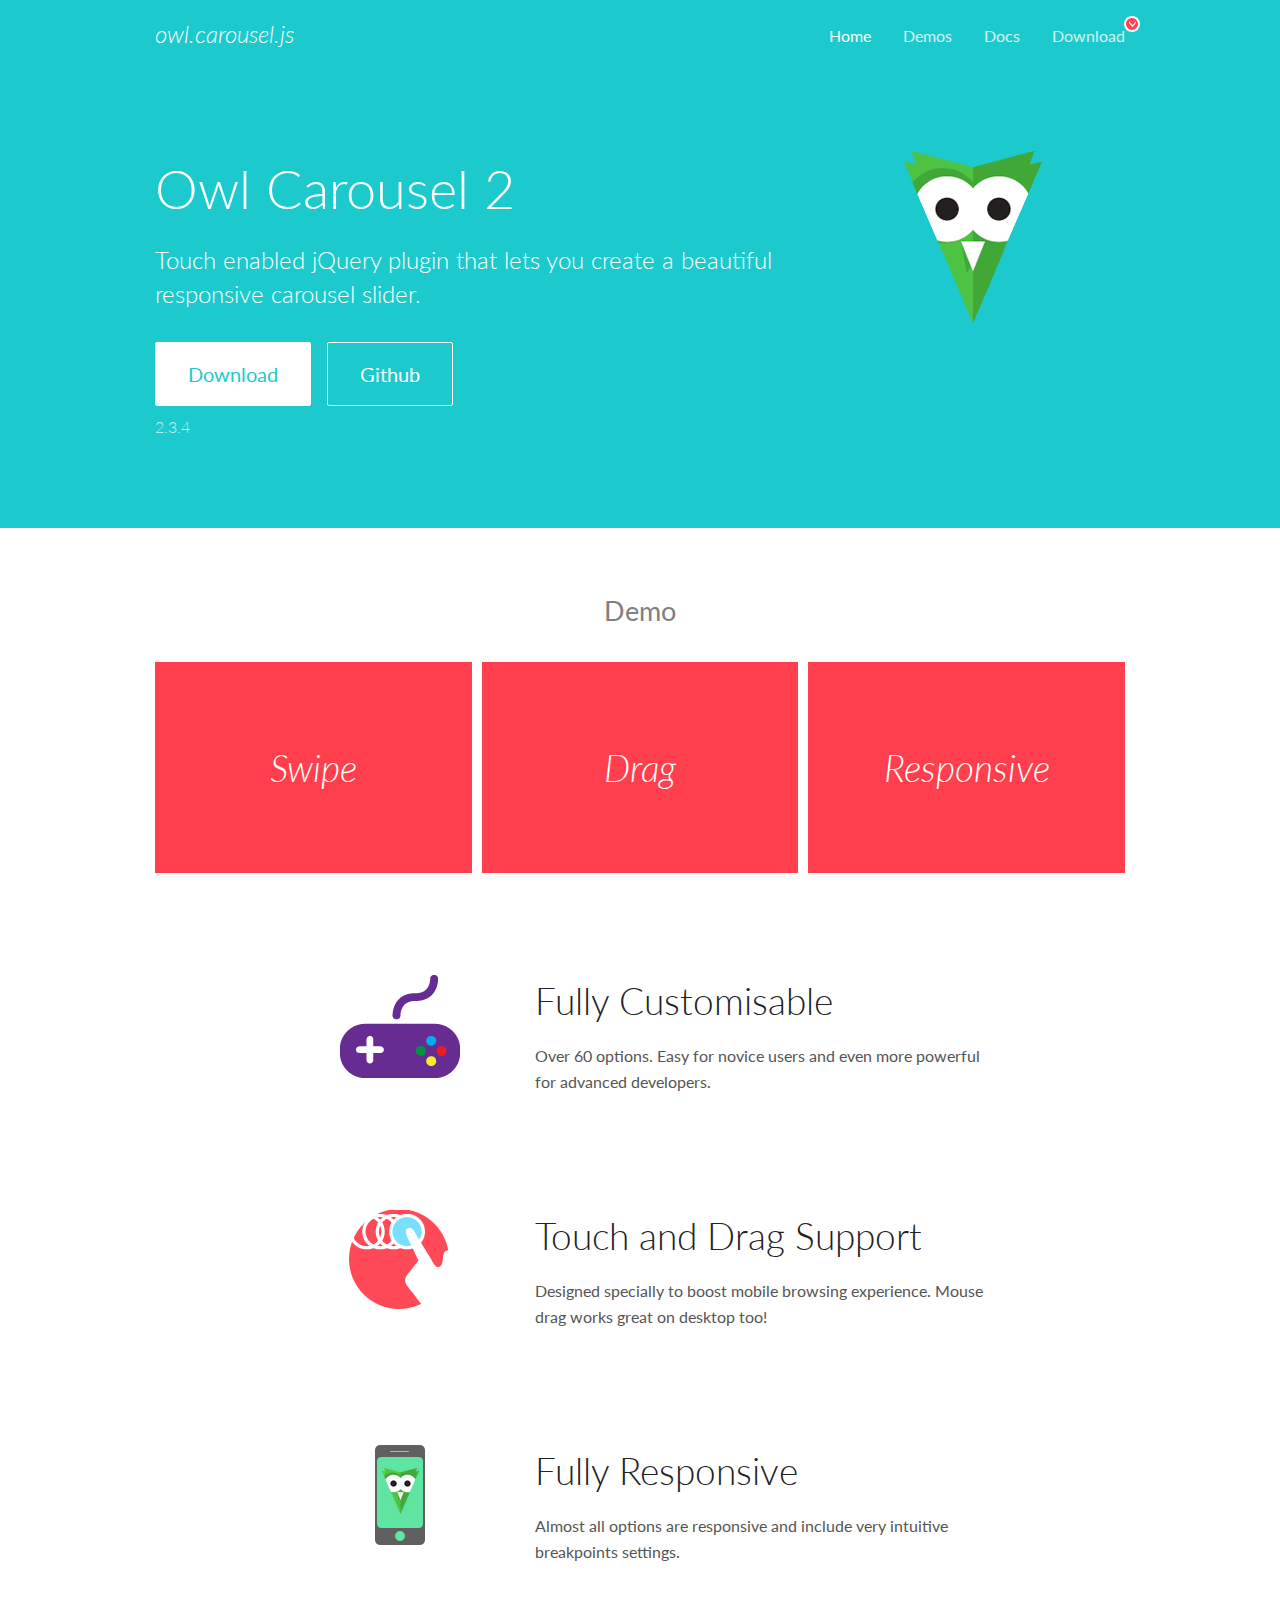
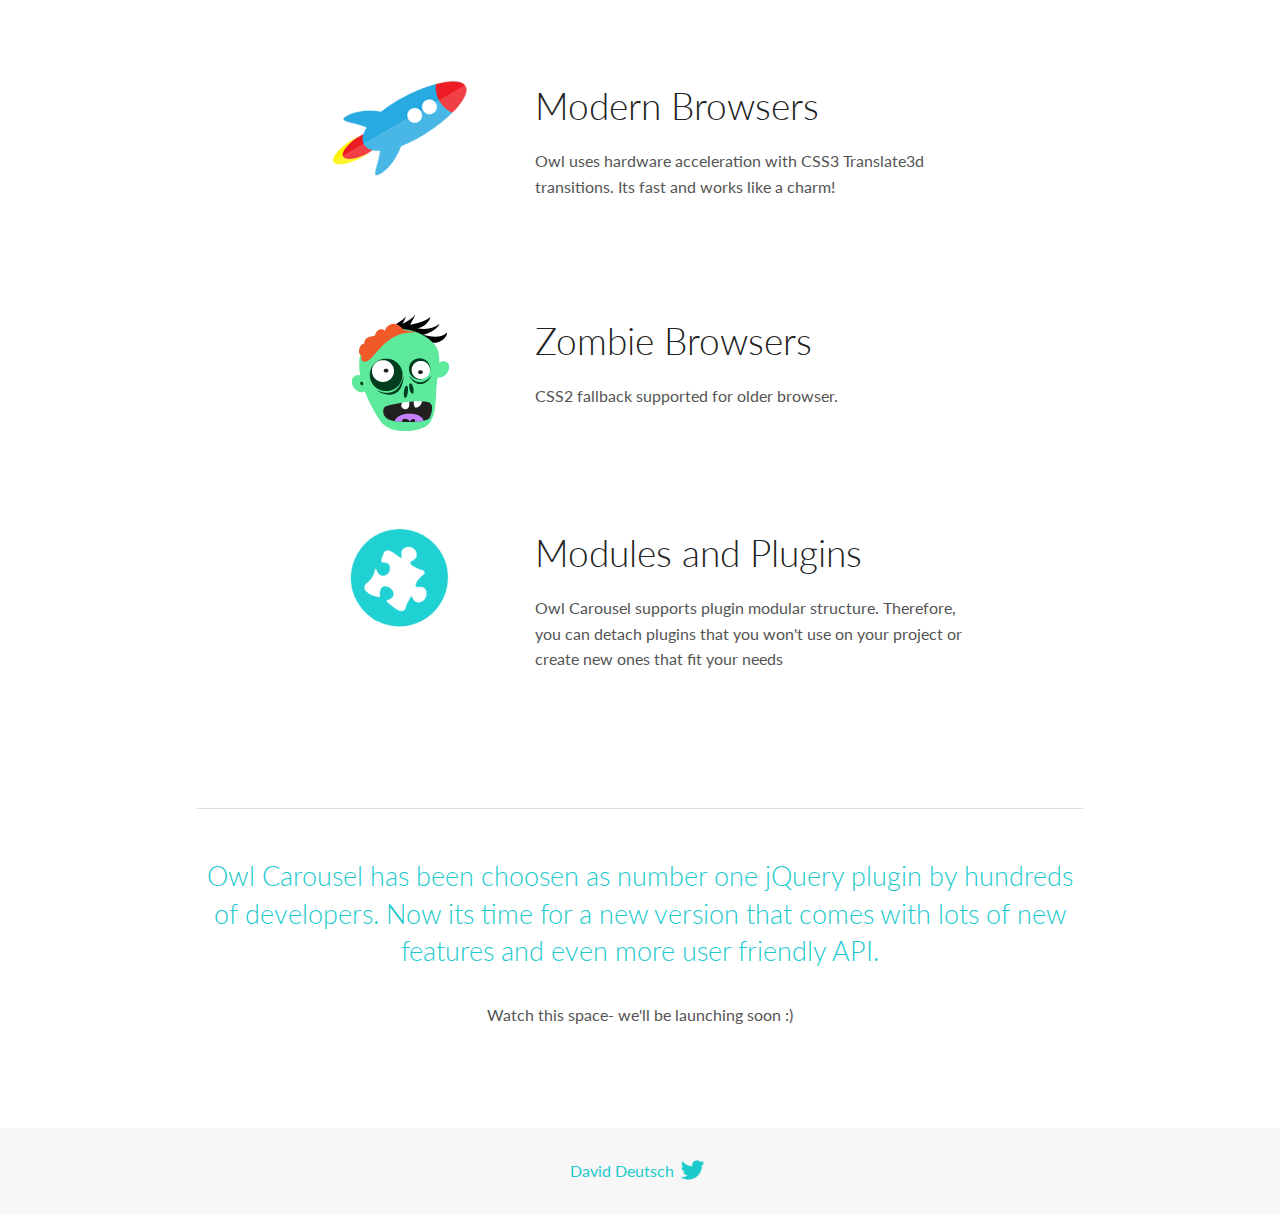
<file: Desktop/html/OwlCarousel2-2.3.4/docs/index.html>
<!DOCTYPE html>
<html lang="en">
  <head>

    <!-- head -->
    <meta charset="utf-8">
    <meta name="msapplication-tap-highlight" content="no" />
    <meta name="viewport" content="width=device-width, initial-scale=1.0" />
    <meta name="description" content="Touch enabled jQuery plugin that lets you create beautiful responsive carousel slider.">
    <meta name="author" content="David Deutsch">
    <title>
      Home | Owl Carousel | 2.3.4
    </title>

    <!-- Stylesheets -->
    <link href='https://fonts.googleapis.com/css?family=Lato:300,400,700,400italic,300italic' rel='stylesheet' type='text/css'>
    <link rel="stylesheet" href="assets/css/docs.theme.min.css">

    <!-- Owl Stylesheets -->
    <link rel="stylesheet" href="assets/owlcarousel/assets/owl.carousel.min.css">
    <link rel="stylesheet" href="assets/owlcarousel/assets/owl.theme.default.min.css">

    <!-- HTML5 shim and Respond.js IE8 support of HTML5 elements and media queries -->

    <!--[if lt IE 9]>
      <script src="https://oss.maxcdn.com/libs/html5shiv/3.7.0/html5shiv.js"></script>
      <script src="https://oss.maxcdn.com/libs/respond.js/1.3.0/respond.min.js"></script>
    <![endif]-->

    <!-- Favicons -->
    <link rel="apple-touch-icon-precomposed" sizes="144x144" href="assets/ico/apple-touch-icon-144-precomposed.png">
    <link rel="shortcut icon" href="assets/ico/favicon.png">
    <link rel="shortcut icon" href="favicon.ico">

    <!-- Yeah i know js should not be in header. Its required for demos.-->

    <!-- javascript -->
    <script src="assets/vendors/jquery.min.js"></script>
    <script src="assets/owlcarousel/owl.carousel.js"></script>
  </head>
  <body>

    <!-- header -->
    <header class="header">
      <div class="row">
        <div class="large-12 columns">
          <div class="brand left">
            <h3>
              <a href="/OwlCarousel2/">owl.carousel.js</a> 
            </h3>
          </div>
          <a id="toggle-nav" class="right">
            <span></span> <span></span> <span></span> 
          </a> 
          <div class="nav-bar">
            <ul class="clearfix">
              <li class="active">
                <a href="/OwlCarousel2/index.html">Home</a> 
              </li>
              <li> <a href="/OwlCarousel2/demos/demos.html">Demos</a>  </li>
              <li> <a href="/OwlCarousel2/docs/started-welcome.html">Docs</a>  </li>
              <li>
                <a href="https://github.com/OwlCarousel2/OwlCarousel2/archive/2.3.4.zip">Download</a> 
                <span class="download"></span> 
              </li>
            </ul>
          </div>
        </div>
      </div>
    </header>

    <!-- home panel -->
    <section id="hero">
      <div class="row">
        <div class="large-8 medium-8 columns">
          <h1>Owl Carousel 2</h1>
          <h4>Touch enabled jQuery plugin that lets you create a beautiful responsive carousel slider.</h4>
          <a href="https://github.com/OwlCarousel2/OwlCarousel2/archive/2.3.4.zip" class="hero-button">Download</a> 
          <a href="https://github.com/OwlCarousel2/OwlCarousel2" class="hero-button outline">Github</a> 
          <p>2.3.4</p>
        </div>
        <div class="large-4 medium-4 columns">
          <img class="owl-logo" src="assets/img/owl-logo.png" alt="mr. Owl">
        </div>
      </div>
    </section>

    <!-- body -->
    <div class="home-demo">
      <div class="row">
        <div class="large-12 columns">
          <h3>Demo</h3>
          <div class="owl-carousel">
            <div class="item">
              <h2>Swipe</h2>
            </div>
            <div class="item">
              <h2>Drag</h2>
            </div>
            <div class="item">
              <h2>Responsive</h2>
            </div>
            <div class="item">
              <h2>CSS3</h2>
            </div>
            <div class="item">
              <h2>Fast</h2>
            </div>
            <div class="item">
              <h2>Easy</h2>
            </div>
            <div class="item">
              <h2>Free</h2>
            </div>
            <div class="item">
              <h2>Upgradable</h2>
            </div>
            <div class="item">
              <h2>Tons of options</h2>
            </div>
            <div class="item">
              <h2>Infinity</h2>
            </div>
            <div class="item">
              <h2>Auto Width</h2>
            </div>
          </div>
        </div>
      </div>
    </div>
    <script>
      var owl = $('.owl-carousel');
      owl.owlCarousel({
        margin: 10,
        loop: true,
        responsive: {
          0: {
            items: 1
          },
          600: {
            items: 2
          },
          1000: {
            items: 3
          }
        }
      })
    </script>

    <!-- features -->
    <div id="features">
      <div class="row">
        <div class="small-12 medium-9 small-centered columns">
          <section class="row feature">
            <div class="medium-4 small-12 columns">
              <img src="assets/img/feature-options.png" alt="">
            </div>
            <div class="medium-8 small-12 columns">
              <h2>Fully Customisable</h2>
              <p>Over 60 options. Easy for novice users and even more powerful for advanced developers.</p>
            </div>
          </section>
          <section class="row feature">
            <div class="medium-4 small-12 columns">
              <img src="assets/img/feature-drag.png" alt="">
            </div>
            <div class="medium-8 small-12 columns">
              <h2>Touch and Drag Support</h2>
              <p>Designed specially to boost mobile browsing experience. Mouse drag works great on desktop too!</p>
            </div>
          </section>
          <section class="row feature">
            <div class="medium-4 small-12 columns">
              <img src="assets/img/feature-responsive.png" alt="">
            </div>
            <div class="medium-8 small-12 columns">
              <h2>Fully Responsive</h2>
              <p>Almost all options are responsive and include very intuitive breakpoints settings.</p>
            </div>
          </section>
          <section class="row feature">
            <div class="medium-4 small-12 columns">
              <img src="assets/img/feature-modern.png" alt="">
            </div>
            <div class="medium-8 small-12 columns">
              <h2>Modern Browsers</h2>
              <p>Owl uses hardware acceleration with CSS3 Translate3d transitions. Its fast and works like a charm! </p>
            </div>
          </section>
          <section class="row feature">
            <div class="medium-4 small-12 columns">
              <img src="assets/img/feature-zombie.png" alt="">
            </div>
            <div class="medium-8 small-12 columns">
              <h2>Zombie Browsers</h2>
              <p>CSS2 fallback supported for older browser.</p>
            </div>
          </section>
          <section class="row feature">
            <div class="medium-4 small-12 columns">
              <img src="assets/img/feature-module.png" alt="">
            </div>
            <div class="medium-8 small-12 columns">
              <h2>Modules and Plugins</h2>
              <p>Owl Carousel supports plugin modular structure. Therefore, you can detach plugins that you won&#x27;t use on your project or create new ones that fit your needs</p>
            </div>
          </section>
        </div>
      </div>
    </div>

    <!-- footer -->
    <section id="teaser-text">
      <div class="row">
        <div class="small-12 medium-11 small-centered columns">
          <hr>
          <h3 id="owl-carousel-has-been-choosen-as-number-one-jquery-plugin-by-hundreds-of-developers-now-its-time-for-a-new-version-that-comes-with-lots-of-new-features-and-even-more-user-friendly-api-">Owl Carousel has been choosen as number one jQuery plugin by hundreds of developers. Now its time for a new version that comes with lots of new features and even more user friendly API.</h3>
          <p>Watch this space- we&#39;ll be launching soon :)</p>
        </div>
      </div>
    </section>

    <!-- footer -->
    <footer class="footer">
      <div class="row">
        <div class="large-12 columns">
          <h5>
            <a href="/OwlCarousel2/docs/support-contact.html">David Deutsch</a> 
            <a id="custom-tweet-button" href="https://twitter.com/share?url=https://github.com/OwlCarousel2/OwlCarousel2&text=Owl Carousel - This is so awesome! " target="_blank"></a> 
          </h5>
        </div>
      </div>
    </footer>

    <!-- vendors -->
    <script src="assets/vendors/highlight.js"></script>
    <script src="assets/js/app.js"></script>
  </body>
</html>
</file>
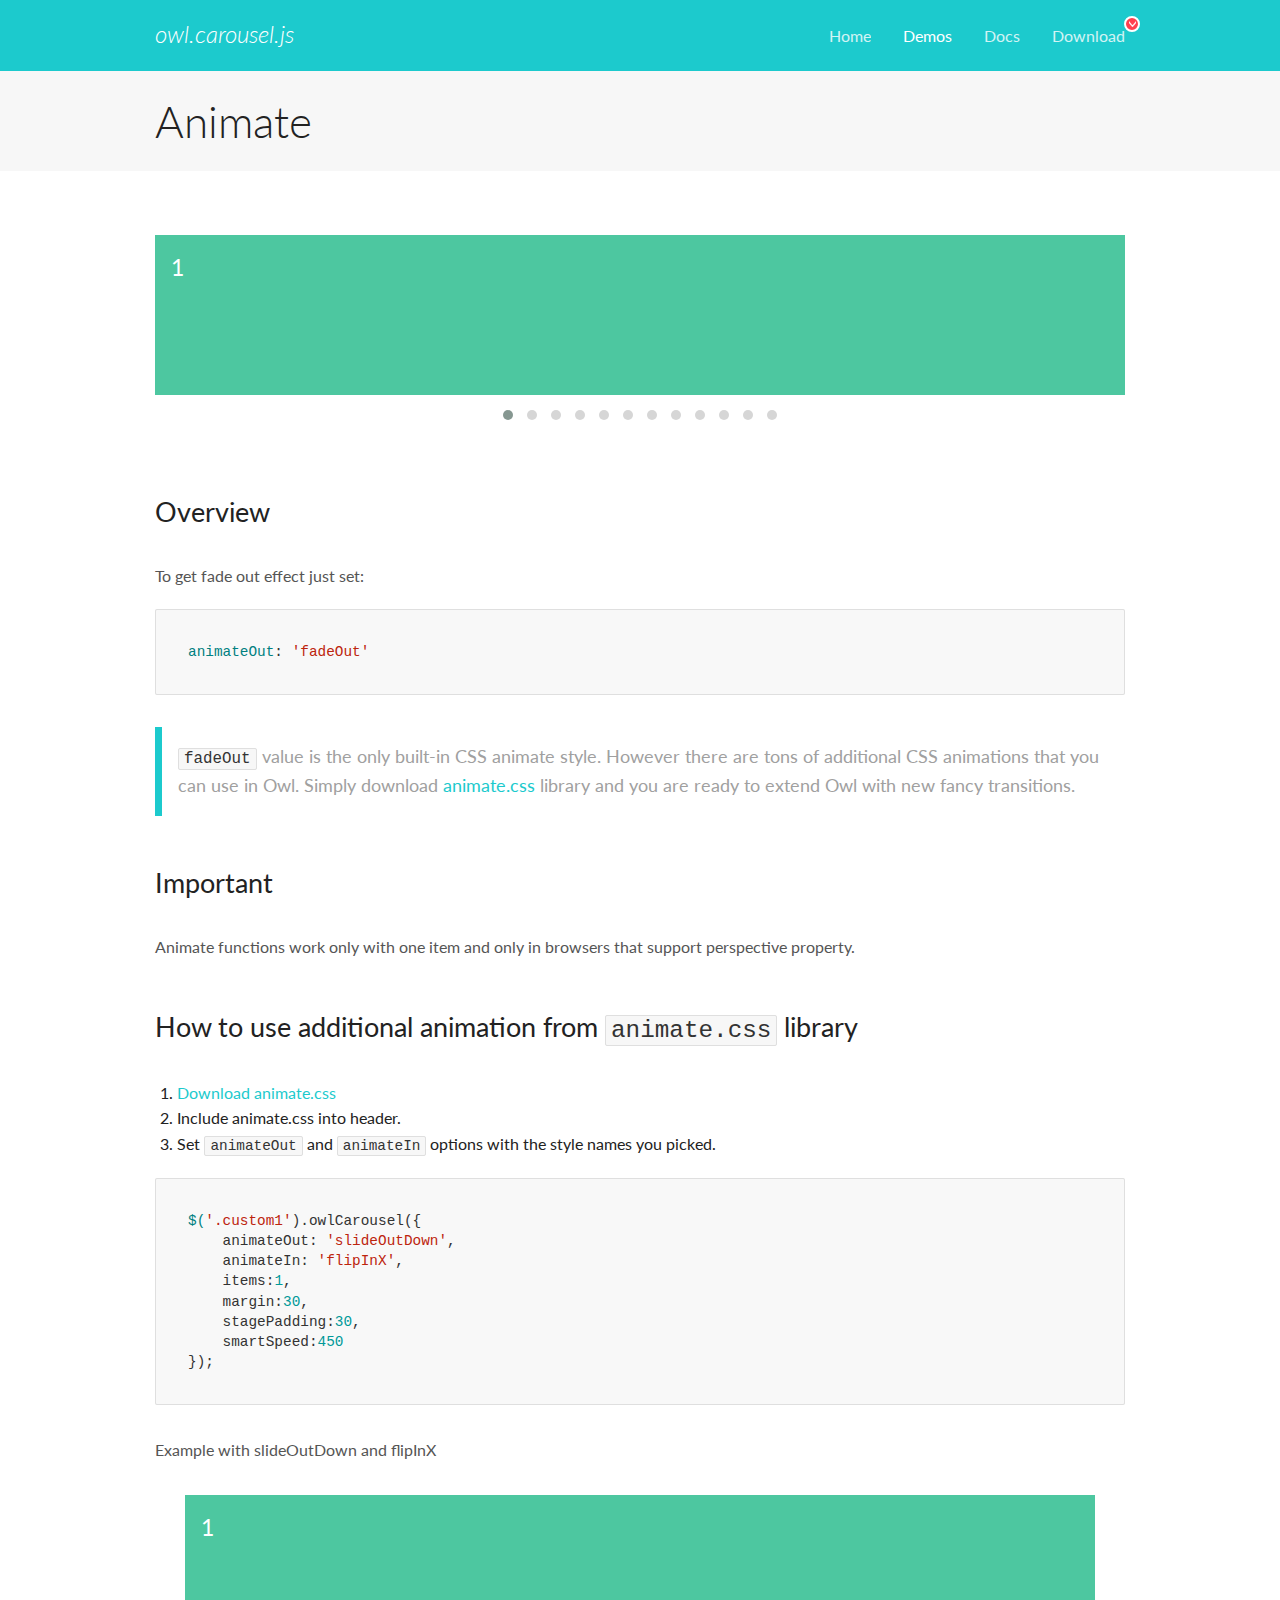
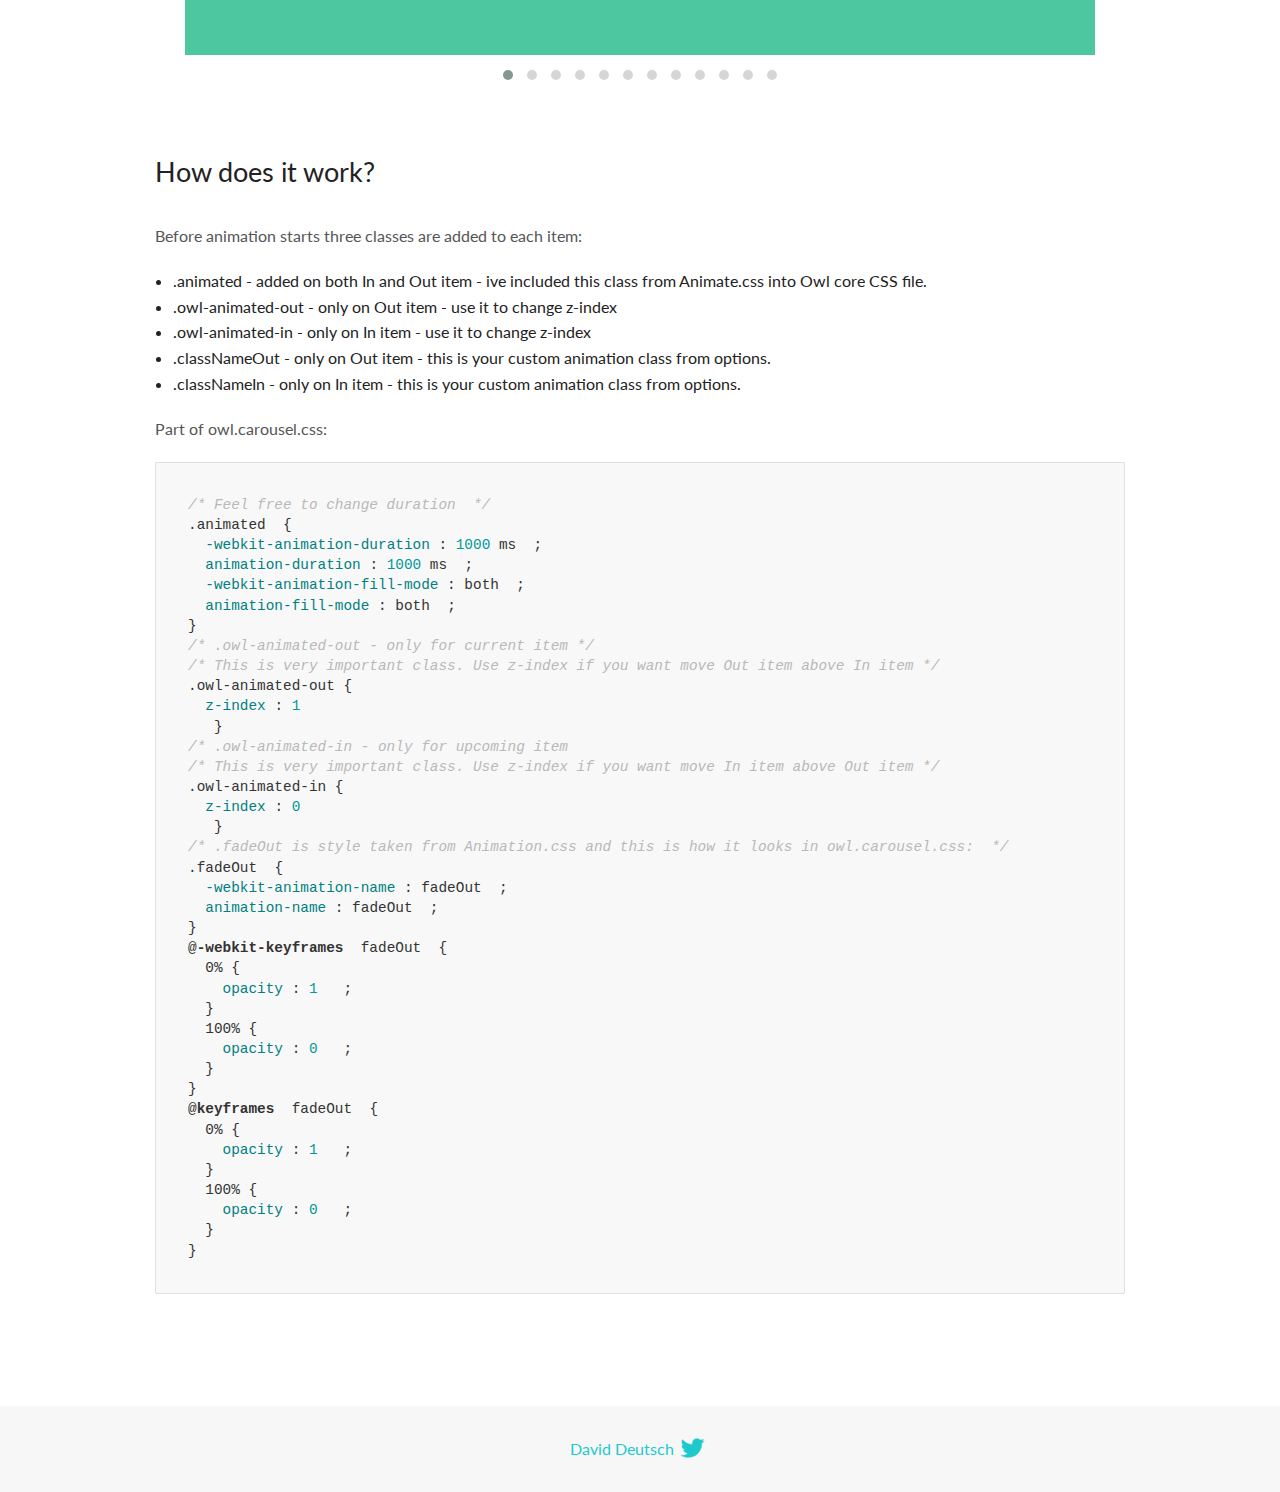
<file: Desktop/html/OwlCarousel2-2.3.4/docs/demos/animate.html>
<!DOCTYPE html>
<html lang="en">
  <head>

    <!-- head -->
    <meta charset="utf-8">
    <meta name="msapplication-tap-highlight" content="no" />
    <meta name="viewport" content="width=device-width, initial-scale=1.0" />
    <meta name="description" content="Animate carousel">
    <meta name="author" content="David Deutsch">
    <title>
      Animate Demo | Owl Carousel | 2.3.4
    </title>

    <!-- Stylesheets -->
    <link href='https://fonts.googleapis.com/css?family=Lato:300,400,700,400italic,300italic' rel='stylesheet' type='text/css'>
    <link rel="stylesheet" href="../assets/css/docs.theme.min.css">

    <!-- Owl Stylesheets -->
    <link rel="stylesheet" href="../assets/owlcarousel/assets/owl.carousel.min.css">
    <link rel="stylesheet" href="../assets/owlcarousel/assets/owl.theme.default.min.css">

    <!-- HTML5 shim and Respond.js IE8 support of HTML5 elements and media queries -->

    <!--[if lt IE 9]>
      <script src="https://oss.maxcdn.com/libs/html5shiv/3.7.0/html5shiv.js"></script>
      <script src="https://oss.maxcdn.com/libs/respond.js/1.3.0/respond.min.js"></script>
    <![endif]-->

    <!-- Favicons -->
    <link rel="apple-touch-icon-precomposed" sizes="144x144" href="../assets/ico/apple-touch-icon-144-precomposed.png">
    <link rel="shortcut icon" href="../assets/ico/favicon.png">
    <link rel="shortcut icon" href="favicon.ico">

    <!-- Yeah i know js should not be in header. Its required for demos.-->

    <!-- javascript -->
    <script src="../assets/vendors/jquery.min.js"></script>
    <script src="../assets/owlcarousel/owl.carousel.js"></script>
  </head>
  <body>

    <!-- header -->
    <header class="header">
      <div class="row">
        <div class="large-12 columns">
          <div class="brand left">
            <h3>
              <a href="/OwlCarousel2/">owl.carousel.js</a> 
            </h3>
          </div>
          <a id="toggle-nav" class="right">
            <span></span> <span></span> <span></span> 
          </a> 
          <div class="nav-bar">
            <ul class="clearfix">
              <li> <a href="/OwlCarousel2/index.html">Home</a>  </li>
              <li class="active">
                <a href="/OwlCarousel2/demos/demos.html">Demos</a> 
              </li>
              <li> <a href="/OwlCarousel2/docs/started-welcome.html">Docs</a>  </li>
              <li>
                <a href="https://github.com/OwlCarousel2/OwlCarousel2/archive/2.3.4.zip">Download</a> 
                <span class="download"></span> 
              </li>
            </ul>
          </div>
        </div>
      </div>
    </header>

    <!-- title -->
    <section class="title">
      <div class="row">
        <div class="large-12 columns">
          <h1>Animate</h1>
        </div>
      </div>
    </section>

    <!--  Demos -->
    <section id="demos">
      <div class="row">
        <div class="large-12 columns">
          <div class="fadeOut owl-carousel owl-theme">
            <div class="item">
              <h4>1</h4>
            </div>
            <div class="item">
              <h4>2</h4>
            </div>
            <div class="item">
              <h4>3</h4>
            </div>
            <div class="item">
              <h4>4</h4>
            </div>
            <div class="item">
              <h4>5</h4>
            </div>
            <div class="item">
              <h4>6</h4>
            </div>
            <div class="item">
              <h4>7</h4>
            </div>
            <div class="item">
              <h4>8</h4>
            </div>
            <div class="item">
              <h4>9</h4>
            </div>
            <div class="item">
              <h4>10</h4>
            </div>
            <div class="item">
              <h4>11</h4>
            </div>
            <div class="item">
              <h4>12</h4>
            </div>
          </div>
          <h3 id="overview">Overview</h3>
          <p>To get fade out effect just set:</p>
          <pre><code>animateOut: &#39;fadeOut&#39;</code></pre>
          <blockquote>
            <p><code>fadeOut</code> value is the only built-in CSS animate style. However there are tons of additional CSS animations that you can use in Owl. Simply download
              <a href="https://daneden.github.io/animate.css/">animate.css</a>  library and you are ready to extend Owl with new fancy transitions.</p>
          </blockquote>
          <h3 id="important">Important</h3>
          <p>Animate functions work only with one item and only in browsers that support perspective property.</p>
          <h3 id="how-to-use-additional-animation-from-animate-css-library">How to use additional animation from <code>animate.css</code> library</h3>
          <ol>
            <li> <a href="https://daneden.github.io/animate.css/">Download animate.css</a>  </li>
            <li>Include animate.css into header.</li>
            <li>Set <code>animateOut</code> and <code>animateIn</code> options with the style names you picked.</li>
          </ol>
          <pre><code>$(&#39;.custom1&#39;).owlCarousel({
    animateOut: &#39;slideOutDown&#39;,
    animateIn: &#39;flipInX&#39;,
    items:1,
    margin:30,
    stagePadding:30,
    smartSpeed:450
});</code></pre>
          <p>Example with slideOutDown and flipInX</p>
          <div class="custom1 owl-carousel owl-theme">
            <div class="item">
              <h4>1</h4>
            </div>
            <div class="item">
              <h4>2</h4>
            </div>
            <div class="item">
              <h4>3</h4>
            </div>
            <div class="item">
              <h4>4</h4>
            </div>
            <div class="item">
              <h4>5</h4>
            </div>
            <div class="item">
              <h4>6</h4>
            </div>
            <div class="item">
              <h4>7</h4>
            </div>
            <div class="item">
              <h4>8</h4>
            </div>
            <div class="item">
              <h4>9</h4>
            </div>
            <div class="item">
              <h4>10</h4>
            </div>
            <div class="item">
              <h4>11</h4>
            </div>
            <div class="item">
              <h4>12</h4>
            </div>
          </div>
          <h3 id="how-does-it-work-">How does it work?</h3>
          <p>Before animation starts three classes are added to each item:</p>
          <ul>
            <li>.animated - added on both In and Out item - ive included this class from Animate.css into Owl core CSS file.</li>
            <li>.owl-animated-out - only on Out item - use it to change z-index</li>
            <li>.owl-animated-in - only on In item - use it to change z-index</li>
            <li>.classNameOut - only on Out item - this is your custom animation class from options.</li>
            <li>.classNameIn - only on In item - this is your custom animation class from options.</li>
          </ul>
          <p>Part of owl.carousel.css:</p>
          <pre><code class="language-css"><span class="comment">/* Feel free to change duration  */</span> 
<span class="class">.animated</span>  <span class="rules">{
  <span class="rule"><span class="attribute">-webkit-animation-duration</span> :<span class="value"> <span class="number">1000</span> ms</span> </span> ;
  <span class="rule"><span class="attribute">animation-duration</span> :<span class="value"> <span class="number">1000</span> ms</span> </span> ;
  <span class="rule"><span class="attribute">-webkit-animation-fill-mode</span> :<span class="value"> both</span> </span> ;
  <span class="rule"><span class="attribute">animation-fill-mode</span> :<span class="value"> both</span> </span> ;
<span class="rule">}</span> </span> 
<span class="comment">/* .owl-animated-out - only for current item */</span> 
<span class="comment">/* This is very important class. Use z-index if you want move Out item above In item */</span> 
<span class="class">.owl-animated-out</span> <span class="rules">{
  <span class="rule"><span class="attribute">z-index</span> :<span class="value"> <span class="number">1</span> 
</span> </span> </span> }
<span class="comment">/* .owl-animated-in - only for upcoming item
/* This is very important class. Use z-index if you want move In item above Out item */</span> 
<span class="class">.owl-animated-in</span> <span class="rules">{
  <span class="rule"><span class="attribute">z-index</span> :<span class="value"> <span class="number">0</span> 
</span> </span> </span> }
<span class="comment">/* .fadeOut is style taken from Animation.css and this is how it looks in owl.carousel.css:  */</span> 
<span class="class">.fadeOut</span>  <span class="rules">{
  <span class="rule"><span class="attribute">-webkit-animation-name</span> :<span class="value"> fadeOut</span> </span> ;
  <span class="rule"><span class="attribute">animation-name</span> :<span class="value"> fadeOut</span> </span> ;
<span class="rule">}</span> </span> 
<span class="at_rule">@<span class="keyword">-webkit-keyframes</span>  fadeOut </span> {
  0% <span class="rules">{
    <span class="rule"><span class="attribute">opacity</span> :<span class="value"> <span class="number">1</span> </span> </span> ;
  <span class="rule">}</span> </span> 
  100% <span class="rules">{
    <span class="rule"><span class="attribute">opacity</span> :<span class="value"> <span class="number">0</span> </span> </span> ;
  <span class="rule">}</span> </span> 
}
<span class="at_rule">@<span class="keyword">keyframes</span>  fadeOut </span> {
  0% <span class="rules">{
    <span class="rule"><span class="attribute">opacity</span> :<span class="value"> <span class="number">1</span> </span> </span> ;
  <span class="rule">}</span> </span> 
  100% <span class="rules">{
    <span class="rule"><span class="attribute">opacity</span> :<span class="value"> <span class="number">0</span> </span> </span> ;
  <span class="rule">}</span> </span> 
}</code></pre>
          <link rel="stylesheet" href="../assets/css/animate.css">
          <script>
            jQuery(document).ready(function($) {
              $('.fadeOut').owlCarousel({
                items: 1,
                animateOut: 'fadeOut',
                loop: true,
                margin: 10,
              });
              $('.custom1').owlCarousel({
                animateOut: 'slideOutDown',
                animateIn: 'flipInX',
                items: 1,
                margin: 30,
                stagePadding: 30,
                smartSpeed: 450
              });
            });
          </script>
        </div>
      </div>
    </section>

    <!-- footer -->
    <footer class="footer">
      <div class="row">
        <div class="large-12 columns">
          <h5>
            <a href="/OwlCarousel2/docs/support-contact.html">David Deutsch</a> 
            <a id="custom-tweet-button" href="https://twitter.com/share?url=https://github.com/OwlCarousel2/OwlCarousel2&text=Owl Carousel - This is so awesome! " target="_blank"></a> 
          </h5>
        </div>
      </div>
    </footer>

    <!-- vendors -->
    <script src="../assets/vendors/highlight.js"></script>
    <script src="../assets/js/app.js"></script>
  </body>
</html>
</file>
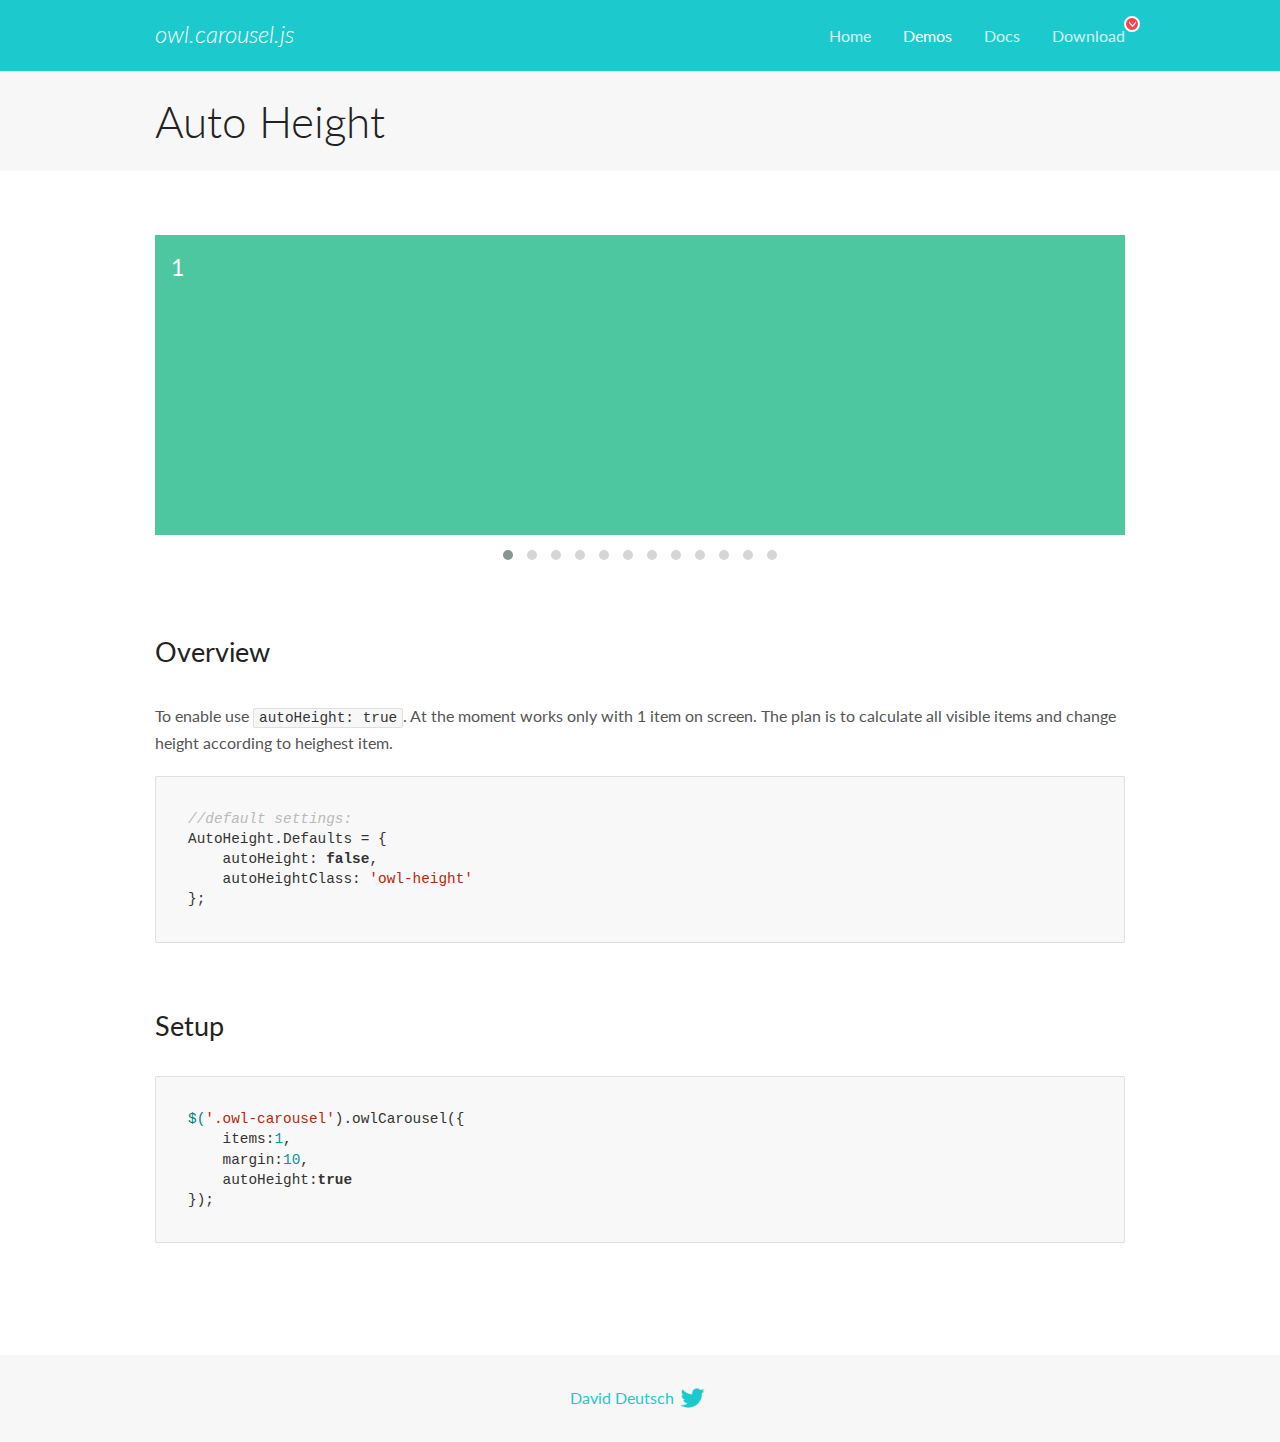
<file: Desktop/html/OwlCarousel2-2.3.4/docs/demos/autoheight.html>
<!DOCTYPE html>
<html lang="en">
  <head>

    <!-- head -->
    <meta charset="utf-8">
    <meta name="msapplication-tap-highlight" content="no" />
    <meta name="viewport" content="width=device-width, initial-scale=1.0" />
    <meta name="description" content="autoHeight usage demo">
    <meta name="author" content="David Deutsch">
    <title>
      Auto Height Demo | Owl Carousel | 2.3.4
    </title>

    <!-- Stylesheets -->
    <link href='https://fonts.googleapis.com/css?family=Lato:300,400,700,400italic,300italic' rel='stylesheet' type='text/css'>
    <link rel="stylesheet" href="../assets/css/docs.theme.min.css">

    <!-- Owl Stylesheets -->
    <link rel="stylesheet" href="../assets/owlcarousel/assets/owl.carousel.min.css">
    <link rel="stylesheet" href="../assets/owlcarousel/assets/owl.theme.default.min.css">

    <!-- HTML5 shim and Respond.js IE8 support of HTML5 elements and media queries -->

    <!--[if lt IE 9]>
      <script src="https://oss.maxcdn.com/libs/html5shiv/3.7.0/html5shiv.js"></script>
      <script src="https://oss.maxcdn.com/libs/respond.js/1.3.0/respond.min.js"></script>
    <![endif]-->

    <!-- Favicons -->
    <link rel="apple-touch-icon-precomposed" sizes="144x144" href="../assets/ico/apple-touch-icon-144-precomposed.png">
    <link rel="shortcut icon" href="../assets/ico/favicon.png">
    <link rel="shortcut icon" href="favicon.ico">

    <!-- Yeah i know js should not be in header. Its required for demos.-->

    <!-- javascript -->
    <script src="../assets/vendors/jquery.min.js"></script>
    <script src="../assets/owlcarousel/owl.carousel.js"></script>
  </head>
  <body>

    <!-- header -->
    <header class="header">
      <div class="row">
        <div class="large-12 columns">
          <div class="brand left">
            <h3>
              <a href="/OwlCarousel2/">owl.carousel.js</a> 
            </h3>
          </div>
          <a id="toggle-nav" class="right">
            <span></span> <span></span> <span></span> 
          </a> 
          <div class="nav-bar">
            <ul class="clearfix">
              <li> <a href="/OwlCarousel2/index.html">Home</a>  </li>
              <li class="active">
                <a href="/OwlCarousel2/demos/demos.html">Demos</a> 
              </li>
              <li> <a href="/OwlCarousel2/docs/started-welcome.html">Docs</a>  </li>
              <li>
                <a href="https://github.com/OwlCarousel2/OwlCarousel2/archive/2.3.4.zip">Download</a> 
                <span class="download"></span> 
              </li>
            </ul>
          </div>
        </div>
      </div>
    </header>

    <!-- title -->
    <section class="title">
      <div class="row">
        <div class="large-12 columns">
          <h1>Auto Height</h1>
        </div>
      </div>
    </section>

    <!--  Demos -->
    <section id="demos">
      <div class="row">
        <div class="large-12 columns">
          <div class="owl-carousel owl-theme">
            <div class="item" style="height:300px">
              <h4>1</h4>
            </div>
            <div class="item" style="height:100px">
              <h4>2</h4>
            </div>
            <div class="item" style="height:500px">
              <h4>3</h4>
            </div>
            <div class="item" style="height:250px">
              <h4>4</h4>
            </div>
            <div class="item" style="height:400px">
              <h4>5</h4>
            </div>
            <div class="item" style="height:500px">
              <h4>6</h4>
            </div>
            <div class="item" style="height:600px">
              <h4>7</h4>
            </div>
            <div class="item" style="height:400px">
              <h4>8</h4>
            </div>
            <div class="item" style="height:300px">
              <h4>9</h4>
            </div>
            <div class="item" style="height:350px">
              <h4>10</h4>
            </div>
            <div class="item" style="height:200px">
              <h4>11</h4>
            </div>
            <div class="item" style="height:150px">
              <h4>12</h4>
            </div>
          </div>
          <h3 id="overview">Overview</h3>
          <p>To enable use <code>autoHeight: true</code>. At the moment works only with 1 item on screen. The plan is to calculate all visible items and change height according to heighest item.</p>
          <pre><code>//default settings:
AutoHeight.Defaults = {
    autoHeight: false,
    autoHeightClass: &#39;owl-height&#39;
};</code></pre>
          <h3 id="setup">Setup</h3>
          <pre><code>$(&#39;.owl-carousel&#39;).owlCarousel({
    items:1,
    margin:10,
    autoHeight:true
});</code></pre>
          <script>
            $(document).ready(function() {
              $('.owl-carousel').owlCarousel({
                items: 1,
                margin: 10,
                autoHeight: true
              });
            })
          </script>
        </div>
      </div>
    </section>

    <!-- footer -->
    <footer class="footer">
      <div class="row">
        <div class="large-12 columns">
          <h5>
            <a href="/OwlCarousel2/docs/support-contact.html">David Deutsch</a> 
            <a id="custom-tweet-button" href="https://twitter.com/share?url=https://github.com/OwlCarousel2/OwlCarousel2&text=Owl Carousel - This is so awesome! " target="_blank"></a> 
          </h5>
        </div>
      </div>
    </footer>

    <!-- vendors -->
    <script src="../assets/vendors/highlight.js"></script>
    <script src="../assets/js/app.js"></script>
  </body>
</html>
</file>
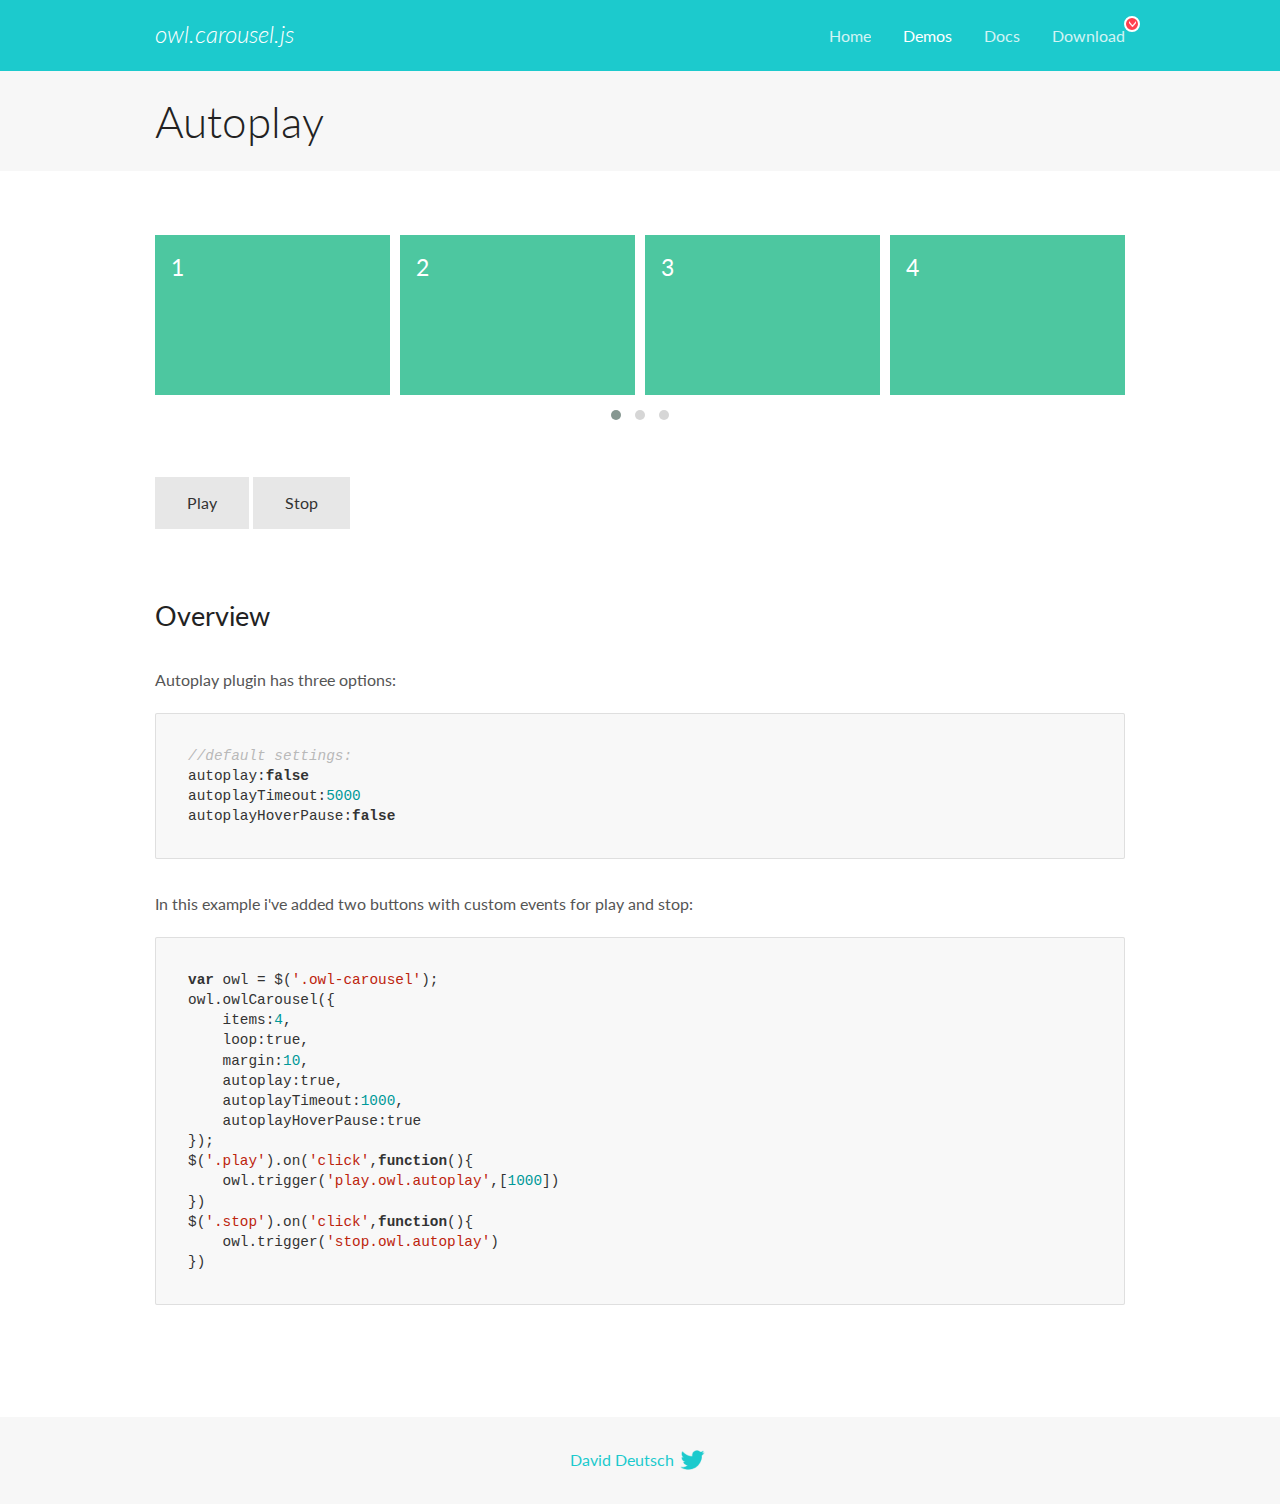
<file: Desktop/html/OwlCarousel2-2.3.4/docs/demos/autoplay.html>
<!DOCTYPE html>
<html lang="en">
  <head>

    <!-- head -->
    <meta charset="utf-8">
    <meta name="msapplication-tap-highlight" content="no" />
    <meta name="viewport" content="width=device-width, initial-scale=1.0" />
    <meta name="description" content="Autoplay usage demo">
    <meta name="author" content="David Deutsch">
    <title>
      Autoplay Demo | Owl Carousel | 2.3.4
    </title>

    <!-- Stylesheets -->
    <link href='https://fonts.googleapis.com/css?family=Lato:300,400,700,400italic,300italic' rel='stylesheet' type='text/css'>
    <link rel="stylesheet" href="../assets/css/docs.theme.min.css">

    <!-- Owl Stylesheets -->
    <link rel="stylesheet" href="../assets/owlcarousel/assets/owl.carousel.min.css">
    <link rel="stylesheet" href="../assets/owlcarousel/assets/owl.theme.default.min.css">

    <!-- HTML5 shim and Respond.js IE8 support of HTML5 elements and media queries -->

    <!--[if lt IE 9]>
      <script src="https://oss.maxcdn.com/libs/html5shiv/3.7.0/html5shiv.js"></script>
      <script src="https://oss.maxcdn.com/libs/respond.js/1.3.0/respond.min.js"></script>
    <![endif]-->

    <!-- Favicons -->
    <link rel="apple-touch-icon-precomposed" sizes="144x144" href="../assets/ico/apple-touch-icon-144-precomposed.png">
    <link rel="shortcut icon" href="../assets/ico/favicon.png">
    <link rel="shortcut icon" href="favicon.ico">

    <!-- Yeah i know js should not be in header. Its required for demos.-->

    <!-- javascript -->
    <script src="../assets/vendors/jquery.min.js"></script>
    <script src="../assets/owlcarousel/owl.carousel.js"></script>
  </head>
  <body>

    <!-- header -->
    <header class="header">
      <div class="row">
        <div class="large-12 columns">
          <div class="brand left">
            <h3>
              <a href="/OwlCarousel2/">owl.carousel.js</a> 
            </h3>
          </div>
          <a id="toggle-nav" class="right">
            <span></span> <span></span> <span></span> 
          </a> 
          <div class="nav-bar">
            <ul class="clearfix">
              <li> <a href="/OwlCarousel2/index.html">Home</a>  </li>
              <li class="active">
                <a href="/OwlCarousel2/demos/demos.html">Demos</a> 
              </li>
              <li> <a href="/OwlCarousel2/docs/started-welcome.html">Docs</a>  </li>
              <li>
                <a href="https://github.com/OwlCarousel2/OwlCarousel2/archive/2.3.4.zip">Download</a> 
                <span class="download"></span> 
              </li>
            </ul>
          </div>
        </div>
      </div>
    </header>

    <!-- title -->
    <section class="title">
      <div class="row">
        <div class="large-12 columns">
          <h1>Autoplay</h1>
        </div>
      </div>
    </section>

    <!--  Demos -->
    <section id="demos">
      <div class="row">
        <div class="large-12 columns">
          <div class="owl-carousel owl-theme">
            <div class="item">
              <h4>1</h4>
            </div>
            <div class="item">
              <h4>2</h4>
            </div>
            <div class="item">
              <h4>3</h4>
            </div>
            <div class="item">
              <h4>4</h4>
            </div>
            <div class="item">
              <h4>5</h4>
            </div>
            <div class="item">
              <h4>6</h4>
            </div>
            <div class="item">
              <h4>7</h4>
            </div>
            <div class="item">
              <h4>8</h4>
            </div>
            <div class="item">
              <h4>9</h4>
            </div>
            <div class="item">
              <h4>10</h4>
            </div>
            <div class="item">
              <h4>11</h4>
            </div>
            <div class="item">
              <h4>12</h4>
            </div>
          </div>
          <a class="button secondary play">Play</a> 
          <a class="button secondary stop">Stop</a> 
          <h3 id="overview">Overview</h3>
          <p>Autoplay plugin has three options:</p>
          <pre><code>//default settings:
autoplay:false
autoplayTimeout:5000
autoplayHoverPause:false</code></pre>
          <p>In this example i&#39;ve added two buttons with custom events for play and stop:</p>
          <pre><code>var owl = $(&#39;.owl-carousel&#39;);
owl.owlCarousel({
    items:4,
    loop:true,
    margin:10,
    autoplay:true,
    autoplayTimeout:1000,
    autoplayHoverPause:true
});
$(&#39;.play&#39;).on(&#39;click&#39;,function(){
    owl.trigger(&#39;play.owl.autoplay&#39;,[1000])
})
$(&#39;.stop&#39;).on(&#39;click&#39;,function(){
    owl.trigger(&#39;stop.owl.autoplay&#39;)
})</code></pre>
          <script>
            $(document).ready(function() {
              var owl = $('.owl-carousel');
              owl.owlCarousel({
                items: 4,
                loop: true,
                margin: 10,
                autoplay: true,
                autoplayTimeout: 1000,
                autoplayHoverPause: true
              });
              $('.play').on('click', function() {
                owl.trigger('play.owl.autoplay', [1000])
              })
              $('.stop').on('click', function() {
                owl.trigger('stop.owl.autoplay')
              })
            })
          </script>
        </div>
      </div>
    </section>

    <!-- footer -->
    <footer class="footer">
      <div class="row">
        <div class="large-12 columns">
          <h5>
            <a href="/OwlCarousel2/docs/support-contact.html">David Deutsch</a> 
            <a id="custom-tweet-button" href="https://twitter.com/share?url=https://github.com/OwlCarousel2/OwlCarousel2&text=Owl Carousel - This is so awesome! " target="_blank"></a> 
          </h5>
        </div>
      </div>
    </footer>

    <!-- vendors -->
    <script src="../assets/vendors/highlight.js"></script>
    <script src="../assets/js/app.js"></script>
  </body>
</html>
</file>
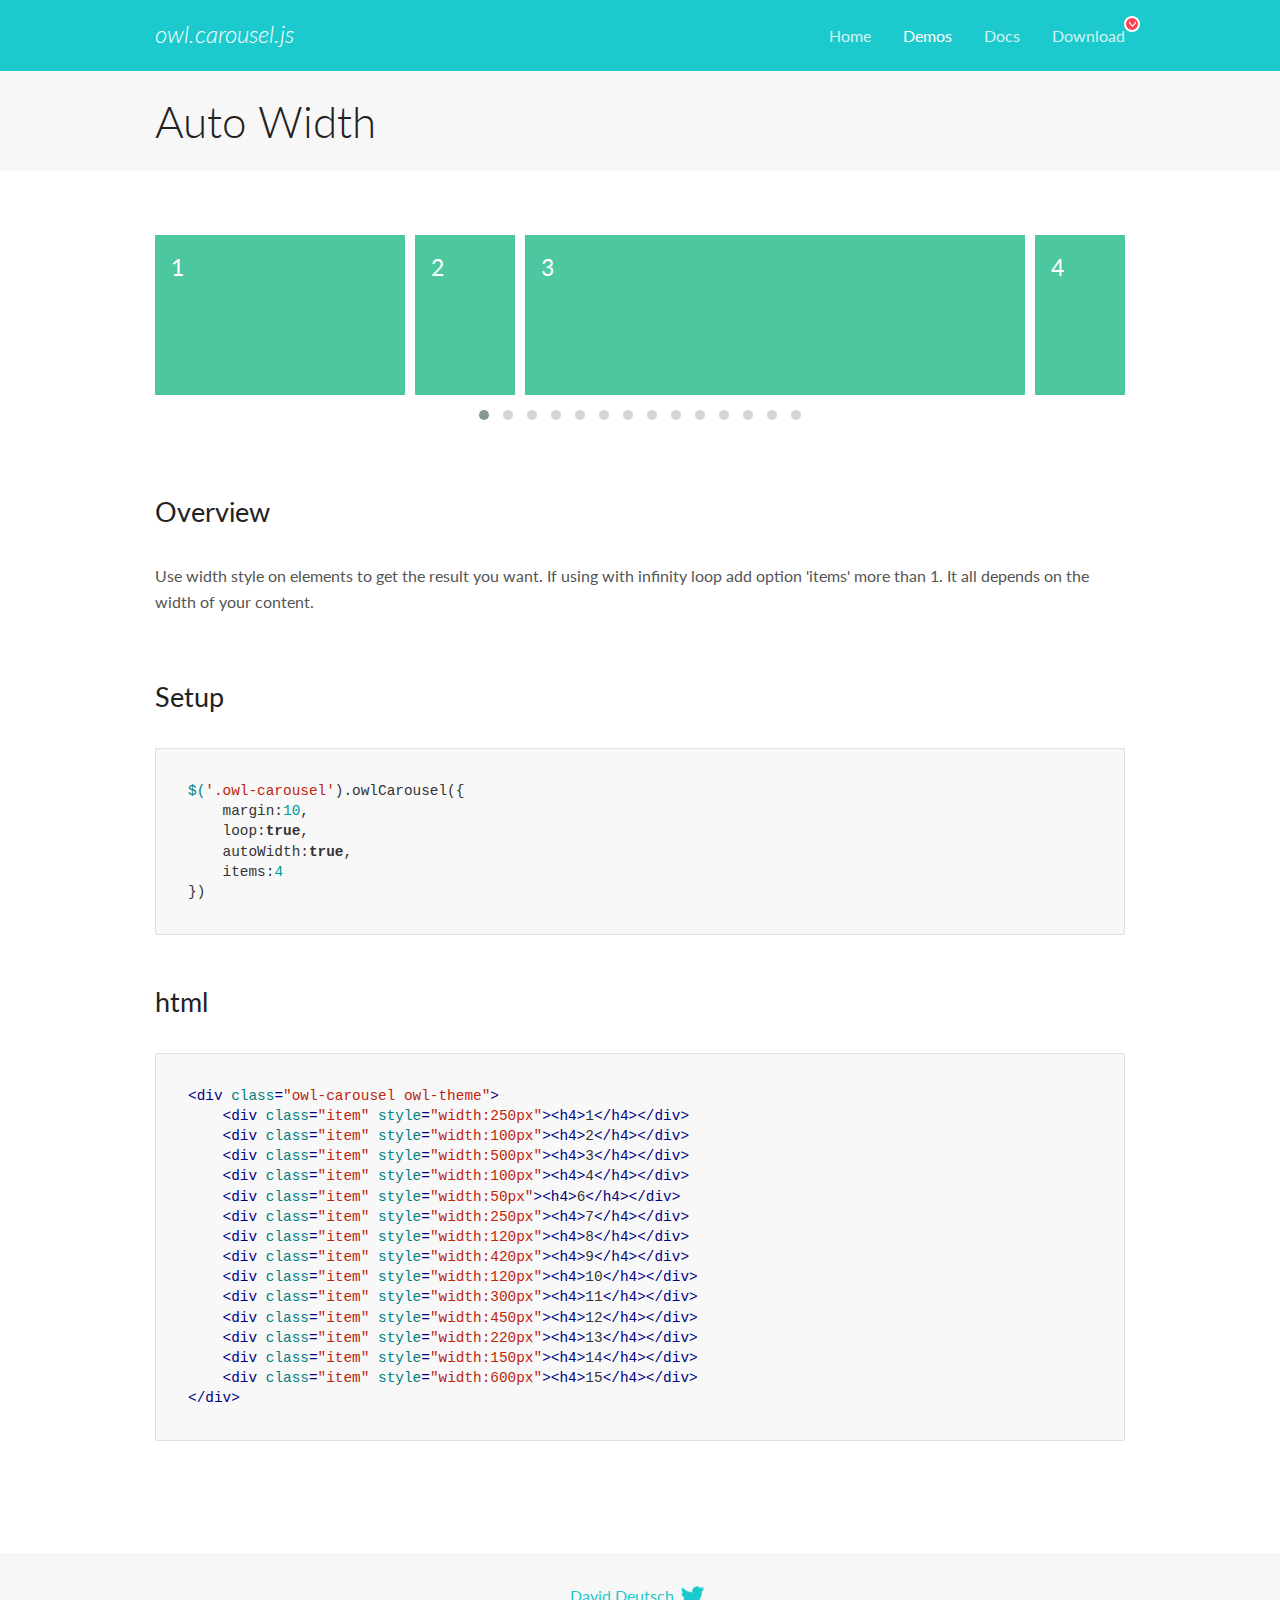
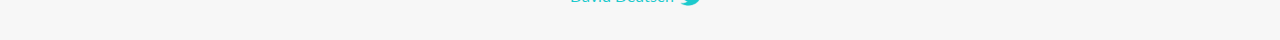
<file: Desktop/html/OwlCarousel2-2.3.4/docs/demos/autowidth.html>
<!DOCTYPE html>
<html lang="en">
  <head>

    <!-- head -->
    <meta charset="utf-8">
    <meta name="msapplication-tap-highlight" content="no" />
    <meta name="viewport" content="width=device-width, initial-scale=1.0" />
    <meta name="description" content="Auto Width">
    <meta name="author" content="David Deutsch">
    <title>
      Auto Width Demo | Owl Carousel | 2.3.4
    </title>

    <!-- Stylesheets -->
    <link href='https://fonts.googleapis.com/css?family=Lato:300,400,700,400italic,300italic' rel='stylesheet' type='text/css'>
    <link rel="stylesheet" href="../assets/css/docs.theme.min.css">

    <!-- Owl Stylesheets -->
    <link rel="stylesheet" href="../assets/owlcarousel/assets/owl.carousel.min.css">
    <link rel="stylesheet" href="../assets/owlcarousel/assets/owl.theme.default.min.css">

    <!-- HTML5 shim and Respond.js IE8 support of HTML5 elements and media queries -->

    <!--[if lt IE 9]>
      <script src="https://oss.maxcdn.com/libs/html5shiv/3.7.0/html5shiv.js"></script>
      <script src="https://oss.maxcdn.com/libs/respond.js/1.3.0/respond.min.js"></script>
    <![endif]-->

    <!-- Favicons -->
    <link rel="apple-touch-icon-precomposed" sizes="144x144" href="../assets/ico/apple-touch-icon-144-precomposed.png">
    <link rel="shortcut icon" href="../assets/ico/favicon.png">
    <link rel="shortcut icon" href="favicon.ico">

    <!-- Yeah i know js should not be in header. Its required for demos.-->

    <!-- javascript -->
    <script src="../assets/vendors/jquery.min.js"></script>
    <script src="../assets/owlcarousel/owl.carousel.js"></script>
  </head>
  <body>

    <!-- header -->
    <header class="header">
      <div class="row">
        <div class="large-12 columns">
          <div class="brand left">
            <h3>
              <a href="/OwlCarousel2/">owl.carousel.js</a> 
            </h3>
          </div>
          <a id="toggle-nav" class="right">
            <span></span> <span></span> <span></span> 
          </a> 
          <div class="nav-bar">
            <ul class="clearfix">
              <li> <a href="/OwlCarousel2/index.html">Home</a>  </li>
              <li class="active">
                <a href="/OwlCarousel2/demos/demos.html">Demos</a> 
              </li>
              <li> <a href="/OwlCarousel2/docs/started-welcome.html">Docs</a>  </li>
              <li>
                <a href="https://github.com/OwlCarousel2/OwlCarousel2/archive/2.3.4.zip">Download</a> 
                <span class="download"></span> 
              </li>
            </ul>
          </div>
        </div>
      </div>
    </header>

    <!-- title -->
    <section class="title">
      <div class="row">
        <div class="large-12 columns">
          <h1>Auto Width</h1>
        </div>
      </div>
    </section>

    <!--  Demos -->
    <section id="demos">
      <div class="row">
        <div class="large-12 columns">
          <div class="owl-carousel owl-theme">
            <div class="item" style="width:250px">
              <h4>1</h4>
            </div>
            <div class="item" style="width:100px">
              <h4>2</h4>
            </div>
            <div class="item" style="width:500px">
              <h4>3</h4>
            </div>
            <div class="item" style="width:100px">
              <h4>4</h4>
            </div>
            <div class="item" style="width:50px">
              <h4>6</h4>
            </div>
            <div class="item" style="width:250px">
              <h4>7</h4>
            </div>
            <div class="item" style="width:120px">
              <h4>8</h4>
            </div>
            <div class="item" style="width:420px">
              <h4>9</h4>
            </div>
            <div class="item" style="width:120px">
              <h4>10</h4>
            </div>
            <div class="item" style="width:300px">
              <h4>11</h4>
            </div>
            <div class="item" style="width:450px">
              <h4>12</h4>
            </div>
            <div class="item" style="width:220px">
              <h4>13</h4>
            </div>
            <div class="item" style="width:150px">
              <h4>14</h4>
            </div>
            <div class="item" style="width:600px">
              <h4>15</h4>
            </div>
          </div>
          <h3 id="overview">Overview</h3>
          <p>Use width style on elements to get the result you want. If using with infinity loop add option &#39;items&#39; more than 1. It all depends on the width of your content.</p>
          <h3 id="setup">Setup</h3>
          <pre><code>$(&#39;.owl-carousel&#39;).owlCarousel({
    margin:10,
    loop:true,
    autoWidth:true,
    items:4
})</code></pre>
          <h3 id="html">html</h3>
          <pre><code>&lt;div class=&quot;owl-carousel owl-theme&quot;&gt;
    &lt;div class=&quot;item&quot; style=&quot;width:250px&quot;&gt;&lt;h4&gt;1&lt;/h4&gt;&lt;/div&gt;
    &lt;div class=&quot;item&quot; style=&quot;width:100px&quot;&gt;&lt;h4&gt;2&lt;/h4&gt;&lt;/div&gt;
    &lt;div class=&quot;item&quot; style=&quot;width:500px&quot;&gt;&lt;h4&gt;3&lt;/h4&gt;&lt;/div&gt;
    &lt;div class=&quot;item&quot; style=&quot;width:100px&quot;&gt;&lt;h4&gt;4&lt;/h4&gt;&lt;/div&gt;
    &lt;div class=&quot;item&quot; style=&quot;width:50px&quot;&gt;&lt;h4&gt;6&lt;/h4&gt;&lt;/div&gt;
    &lt;div class=&quot;item&quot; style=&quot;width:250px&quot;&gt;&lt;h4&gt;7&lt;/h4&gt;&lt;/div&gt;
    &lt;div class=&quot;item&quot; style=&quot;width:120px&quot;&gt;&lt;h4&gt;8&lt;/h4&gt;&lt;/div&gt;
    &lt;div class=&quot;item&quot; style=&quot;width:420px&quot;&gt;&lt;h4&gt;9&lt;/h4&gt;&lt;/div&gt;
    &lt;div class=&quot;item&quot; style=&quot;width:120px&quot;&gt;&lt;h4&gt;10&lt;/h4&gt;&lt;/div&gt;
    &lt;div class=&quot;item&quot; style=&quot;width:300px&quot;&gt;&lt;h4&gt;11&lt;/h4&gt;&lt;/div&gt;
    &lt;div class=&quot;item&quot; style=&quot;width:450px&quot;&gt;&lt;h4&gt;12&lt;/h4&gt;&lt;/div&gt;
    &lt;div class=&quot;item&quot; style=&quot;width:220px&quot;&gt;&lt;h4&gt;13&lt;/h4&gt;&lt;/div&gt;
    &lt;div class=&quot;item&quot; style=&quot;width:150px&quot;&gt;&lt;h4&gt;14&lt;/h4&gt;&lt;/div&gt;
    &lt;div class=&quot;item&quot; style=&quot;width:600px&quot;&gt;&lt;h4&gt;15&lt;/h4&gt;&lt;/div&gt;
&lt;/div&gt;</code></pre>
          <script>
            $(document).ready(function() {
              $('.owl-carousel').owlCarousel({
                margin: 10,
                loop: true,
                autoWidth: true,
                items: 4
              })
            })
          </script>
        </div>
      </div>
    </section>

    <!-- footer -->
    <footer class="footer">
      <div class="row">
        <div class="large-12 columns">
          <h5>
            <a href="/OwlCarousel2/docs/support-contact.html">David Deutsch</a> 
            <a id="custom-tweet-button" href="https://twitter.com/share?url=https://github.com/OwlCarousel2/OwlCarousel2&text=Owl Carousel - This is so awesome! " target="_blank"></a> 
          </h5>
        </div>
      </div>
    </footer>

    <!-- vendors -->
    <script src="../assets/vendors/highlight.js"></script>
    <script src="../assets/js/app.js"></script>
  </body>
</html>
</file>
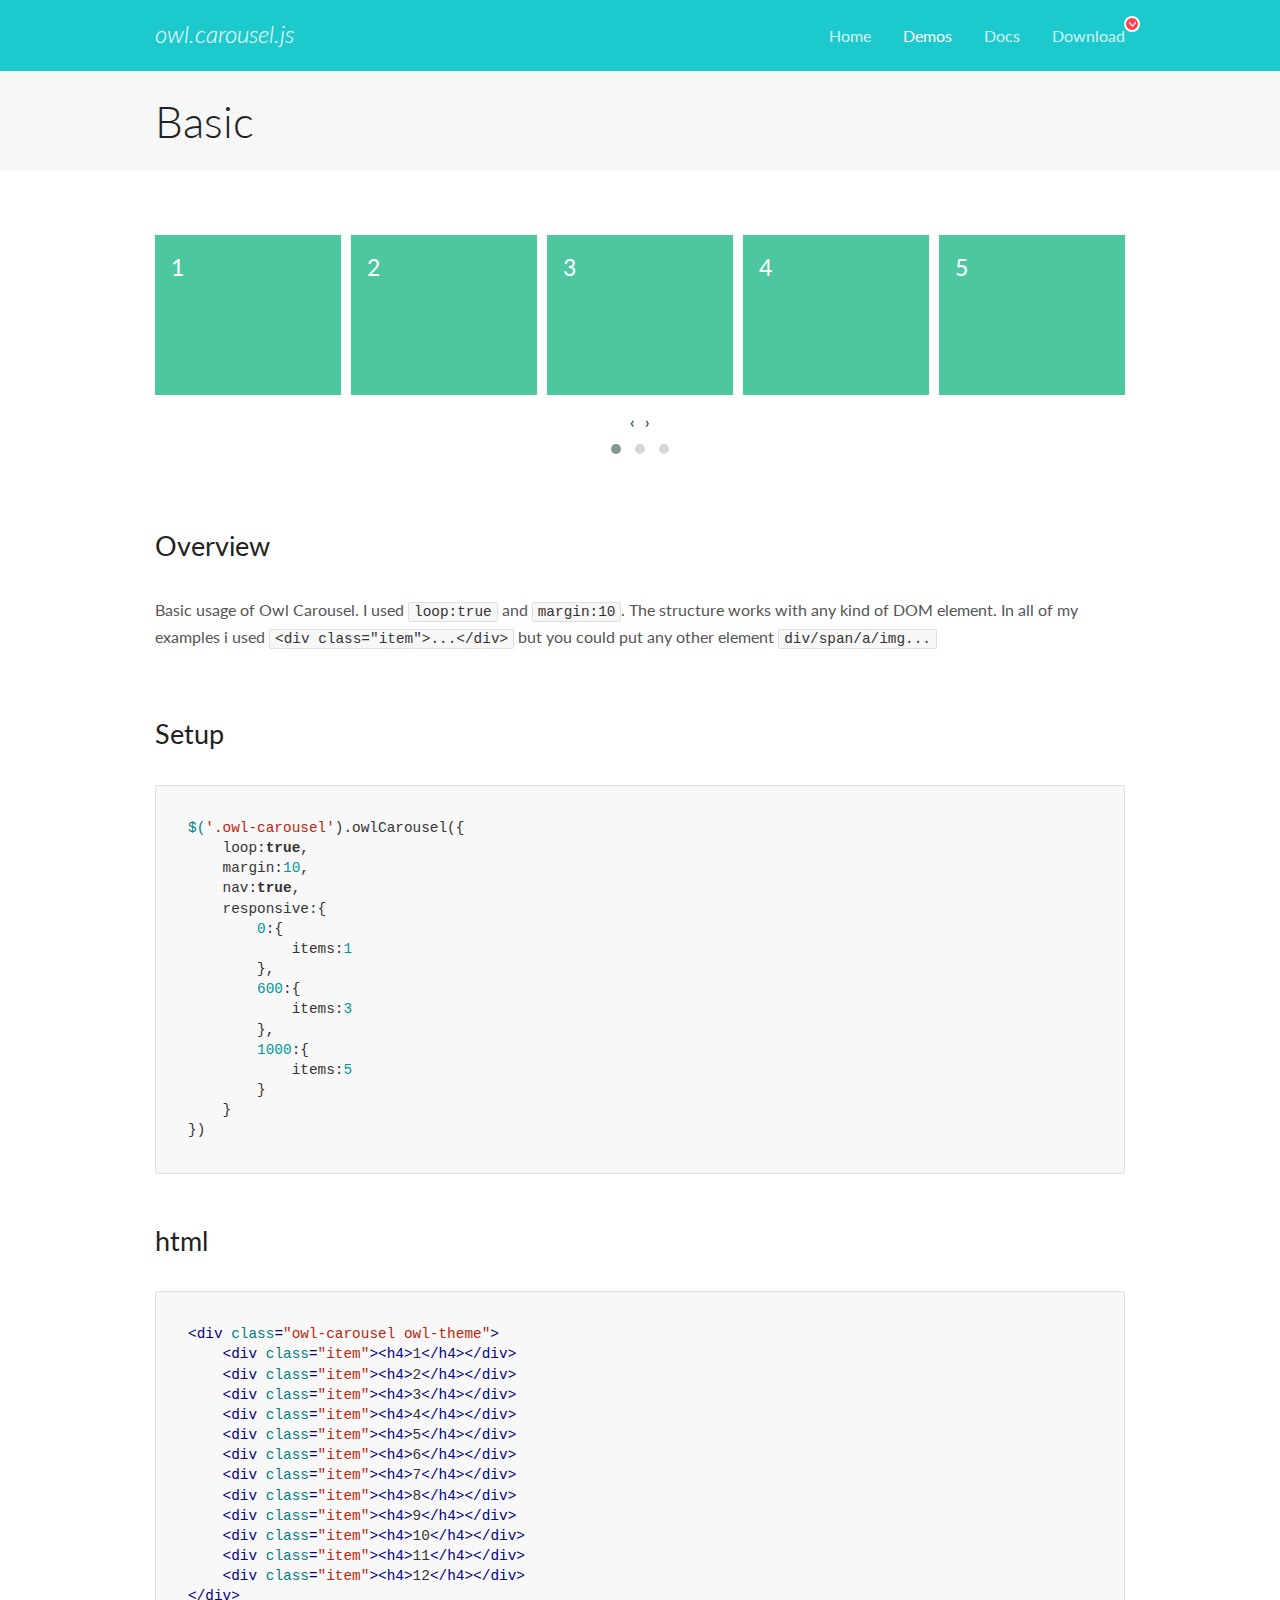
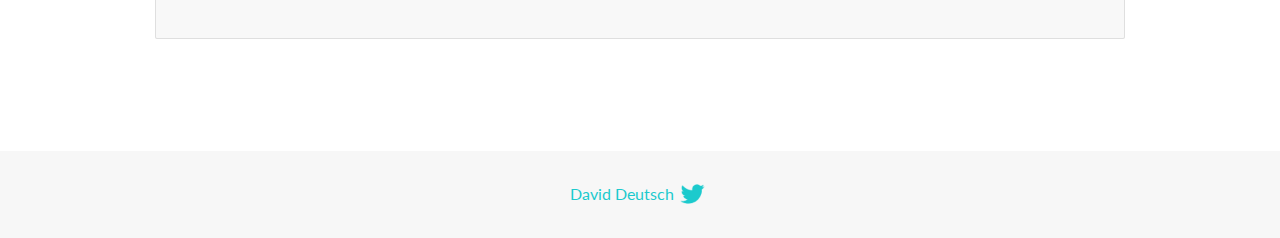
<file: Desktop/html/OwlCarousel2-2.3.4/docs/demos/basic.html>
<!DOCTYPE html>
<html lang="en">
  <head>

    <!-- head -->
    <meta charset="utf-8">
    <meta name="msapplication-tap-highlight" content="no" />
    <meta name="viewport" content="width=device-width, initial-scale=1.0" />
    <meta name="description" content="Basic usage demo">
    <meta name="author" content="David Deutsch">
    <title>
      Basic Demo | Owl Carousel | 2.3.4
    </title>

    <!-- Stylesheets -->
    <link href='https://fonts.googleapis.com/css?family=Lato:300,400,700,400italic,300italic' rel='stylesheet' type='text/css'>
    <link rel="stylesheet" href="../assets/css/docs.theme.min.css">

    <!-- Owl Stylesheets -->
    <link rel="stylesheet" href="../assets/owlcarousel/assets/owl.carousel.min.css">
    <link rel="stylesheet" href="../assets/owlcarousel/assets/owl.theme.default.min.css">

    <!-- HTML5 shim and Respond.js IE8 support of HTML5 elements and media queries -->

    <!--[if lt IE 9]>
      <script src="https://oss.maxcdn.com/libs/html5shiv/3.7.0/html5shiv.js"></script>
      <script src="https://oss.maxcdn.com/libs/respond.js/1.3.0/respond.min.js"></script>
    <![endif]-->

    <!-- Favicons -->
    <link rel="apple-touch-icon-precomposed" sizes="144x144" href="../assets/ico/apple-touch-icon-144-precomposed.png">
    <link rel="shortcut icon" href="../assets/ico/favicon.png">
    <link rel="shortcut icon" href="favicon.ico">

    <!-- Yeah i know js should not be in header. Its required for demos.-->

    <!-- javascript -->
    <script src="../assets/vendors/jquery.min.js"></script>
    <script src="../assets/owlcarousel/owl.carousel.js"></script>
  </head>
  <body>

    <!-- header -->
    <header class="header">
      <div class="row">
        <div class="large-12 columns">
          <div class="brand left">
            <h3>
              <a href="/OwlCarousel2/">owl.carousel.js</a> 
            </h3>
          </div>
          <a id="toggle-nav" class="right">
            <span></span> <span></span> <span></span> 
          </a> 
          <div class="nav-bar">
            <ul class="clearfix">
              <li> <a href="/OwlCarousel2/index.html">Home</a>  </li>
              <li class="active">
                <a href="/OwlCarousel2/demos/demos.html">Demos</a> 
              </li>
              <li> <a href="/OwlCarousel2/docs/started-welcome.html">Docs</a>  </li>
              <li>
                <a href="https://github.com/OwlCarousel2/OwlCarousel2/archive/2.3.4.zip">Download</a> 
                <span class="download"></span> 
              </li>
            </ul>
          </div>
        </div>
      </div>
    </header>

    <!-- title -->
    <section class="title">
      <div class="row">
        <div class="large-12 columns">
          <h1>Basic</h1>
        </div>
      </div>
    </section>

    <!--  Demos -->
    <section id="demos">
      <div class="row">
        <div class="large-12 columns">
          <div class="owl-carousel owl-theme">
            <div class="item">
              <h4>1</h4>
            </div>
            <div class="item">
              <h4>2</h4>
            </div>
            <div class="item">
              <h4>3</h4>
            </div>
            <div class="item">
              <h4>4</h4>
            </div>
            <div class="item">
              <h4>5</h4>
            </div>
            <div class="item">
              <h4>6</h4>
            </div>
            <div class="item">
              <h4>7</h4>
            </div>
            <div class="item">
              <h4>8</h4>
            </div>
            <div class="item">
              <h4>9</h4>
            </div>
            <div class="item">
              <h4>10</h4>
            </div>
            <div class="item">
              <h4>11</h4>
            </div>
            <div class="item">
              <h4>12</h4>
            </div>
          </div>
          <h3 id="overview">Overview</h3>
          <p>Basic usage of Owl Carousel. I used <code>loop:true</code> and <code>margin:10</code>. The structure works with any kind of DOM element. In all of my examples i used <code>&lt;div class=&quot;item&quot;&gt;...&lt;/div&gt;</code> but you could
            put any other element <code>div/span/a/img...</code></p>
          <h3 id="setup">Setup</h3>
          <pre><code>$(&#39;.owl-carousel&#39;).owlCarousel({
    loop:true,
    margin:10,
    nav:true,
    responsive:{
        0:{
            items:1
        },
        600:{
            items:3
        },
        1000:{
            items:5
        }
    }
})</code></pre>
          <h3 id="html">html</h3>
          <pre><code>&lt;div class=&quot;owl-carousel owl-theme&quot;&gt;
    &lt;div class=&quot;item&quot;&gt;&lt;h4&gt;1&lt;/h4&gt;&lt;/div&gt;
    &lt;div class=&quot;item&quot;&gt;&lt;h4&gt;2&lt;/h4&gt;&lt;/div&gt;
    &lt;div class=&quot;item&quot;&gt;&lt;h4&gt;3&lt;/h4&gt;&lt;/div&gt;
    &lt;div class=&quot;item&quot;&gt;&lt;h4&gt;4&lt;/h4&gt;&lt;/div&gt;
    &lt;div class=&quot;item&quot;&gt;&lt;h4&gt;5&lt;/h4&gt;&lt;/div&gt;
    &lt;div class=&quot;item&quot;&gt;&lt;h4&gt;6&lt;/h4&gt;&lt;/div&gt;
    &lt;div class=&quot;item&quot;&gt;&lt;h4&gt;7&lt;/h4&gt;&lt;/div&gt;
    &lt;div class=&quot;item&quot;&gt;&lt;h4&gt;8&lt;/h4&gt;&lt;/div&gt;
    &lt;div class=&quot;item&quot;&gt;&lt;h4&gt;9&lt;/h4&gt;&lt;/div&gt;
    &lt;div class=&quot;item&quot;&gt;&lt;h4&gt;10&lt;/h4&gt;&lt;/div&gt;
    &lt;div class=&quot;item&quot;&gt;&lt;h4&gt;11&lt;/h4&gt;&lt;/div&gt;
    &lt;div class=&quot;item&quot;&gt;&lt;h4&gt;12&lt;/h4&gt;&lt;/div&gt;
&lt;/div&gt;</code></pre>
          <script>
            $(document).ready(function() {
              var owl = $('.owl-carousel');
              owl.owlCarousel({
                margin: 10,
                nav: true,
                loop: true,
                responsive: {
                  0: {
                    items: 1
                  },
                  600: {
                    items: 3
                  },
                  1000: {
                    items: 5
                  }
                }
              })
            })
          </script>
        </div>
      </div>
    </section>

    <!-- footer -->
    <footer class="footer">
      <div class="row">
        <div class="large-12 columns">
          <h5>
            <a href="/OwlCarousel2/docs/support-contact.html">David Deutsch</a> 
            <a id="custom-tweet-button" href="https://twitter.com/share?url=https://github.com/OwlCarousel2/OwlCarousel2&text=Owl Carousel - This is so awesome! " target="_blank"></a> 
          </h5>
        </div>
      </div>
    </footer>

    <!-- vendors -->
    <script src="../assets/vendors/highlight.js"></script>
    <script src="../assets/js/app.js"></script>
  </body>
</html>
</file>
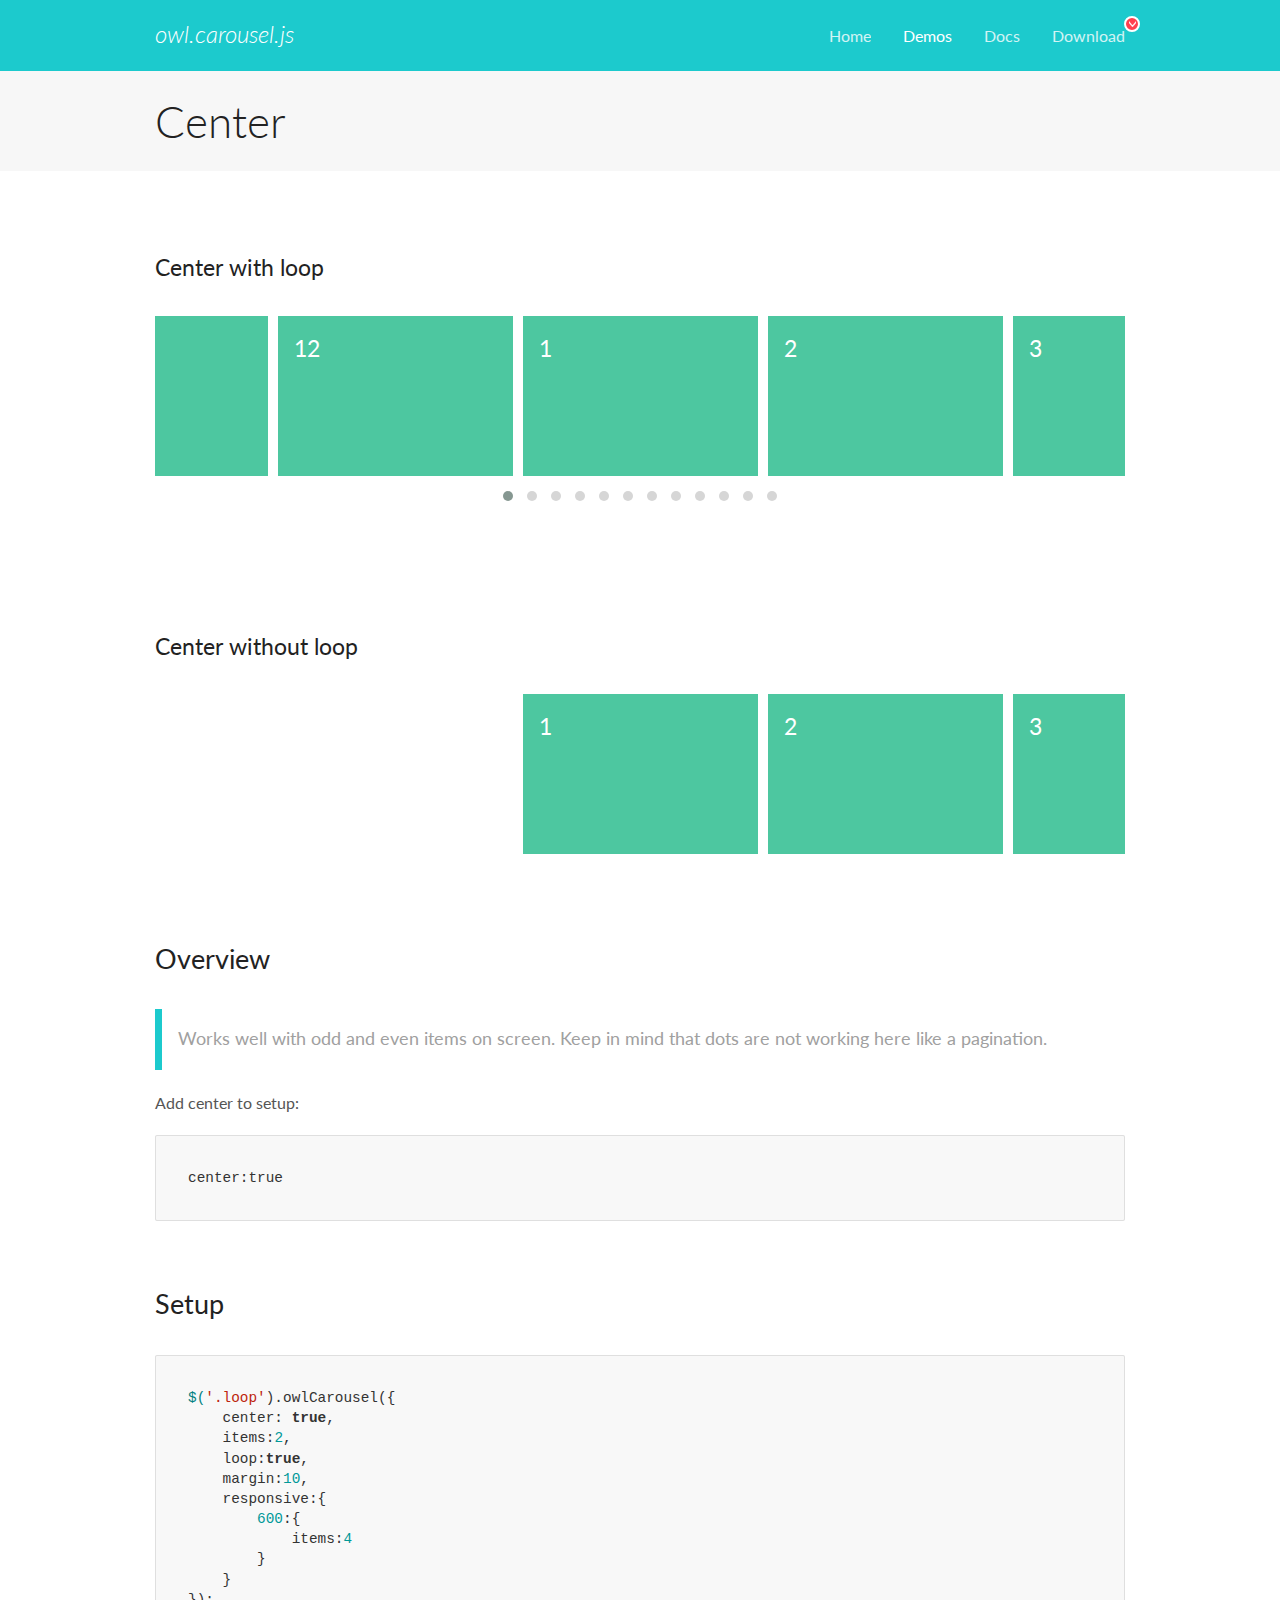
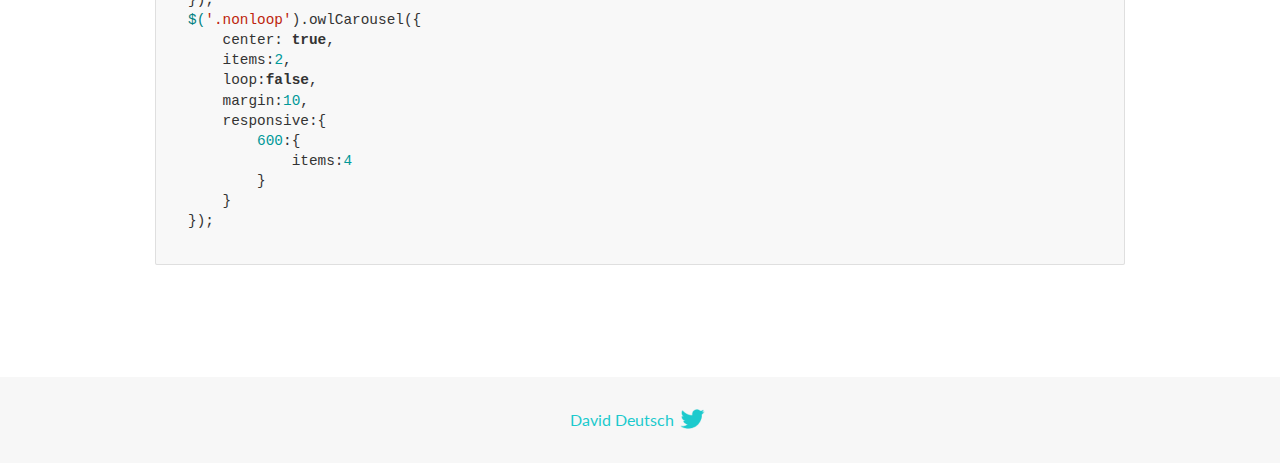
<file: Desktop/html/OwlCarousel2-2.3.4/docs/demos/center.html>
<!DOCTYPE html>
<html lang="en">
  <head>

    <!-- head -->
    <meta charset="utf-8">
    <meta name="msapplication-tap-highlight" content="no" />
    <meta name="viewport" content="width=device-width, initial-scale=1.0" />
    <meta name="description" content="Center carousel">
    <meta name="author" content="David Deutsch">
    <title>
      Center Demo | Owl Carousel | 2.3.4
    </title>

    <!-- Stylesheets -->
    <link href='https://fonts.googleapis.com/css?family=Lato:300,400,700,400italic,300italic' rel='stylesheet' type='text/css'>
    <link rel="stylesheet" href="../assets/css/docs.theme.min.css">

    <!-- Owl Stylesheets -->
    <link rel="stylesheet" href="../assets/owlcarousel/assets/owl.carousel.min.css">
    <link rel="stylesheet" href="../assets/owlcarousel/assets/owl.theme.default.min.css">

    <!-- HTML5 shim and Respond.js IE8 support of HTML5 elements and media queries -->

    <!--[if lt IE 9]>
      <script src="https://oss.maxcdn.com/libs/html5shiv/3.7.0/html5shiv.js"></script>
      <script src="https://oss.maxcdn.com/libs/respond.js/1.3.0/respond.min.js"></script>
    <![endif]-->

    <!-- Favicons -->
    <link rel="apple-touch-icon-precomposed" sizes="144x144" href="../assets/ico/apple-touch-icon-144-precomposed.png">
    <link rel="shortcut icon" href="../assets/ico/favicon.png">
    <link rel="shortcut icon" href="favicon.ico">

    <!-- Yeah i know js should not be in header. Its required for demos.-->

    <!-- javascript -->
    <script src="../assets/vendors/jquery.min.js"></script>
    <script src="../assets/owlcarousel/owl.carousel.js"></script>
  </head>
  <body>

    <!-- header -->
    <header class="header">
      <div class="row">
        <div class="large-12 columns">
          <div class="brand left">
            <h3>
              <a href="/OwlCarousel2/">owl.carousel.js</a> 
            </h3>
          </div>
          <a id="toggle-nav" class="right">
            <span></span> <span></span> <span></span> 
          </a> 
          <div class="nav-bar">
            <ul class="clearfix">
              <li> <a href="/OwlCarousel2/index.html">Home</a>  </li>
              <li class="active">
                <a href="/OwlCarousel2/demos/demos.html">Demos</a> 
              </li>
              <li> <a href="/OwlCarousel2/docs/started-welcome.html">Docs</a>  </li>
              <li>
                <a href="https://github.com/OwlCarousel2/OwlCarousel2/archive/2.3.4.zip">Download</a> 
                <span class="download"></span> 
              </li>
            </ul>
          </div>
        </div>
      </div>
    </header>

    <!-- title -->
    <section class="title">
      <div class="row">
        <div class="large-12 columns">
          <h1>Center</h1>
        </div>
      </div>
    </section>

    <!--  Demos -->
    <section id="demos">
      <div class="row">
        <div class="large-12 columns">
          <h4 id="center-with-loop">Center with loop</h4>
          <div class="loop owl-carousel owl-theme">
            <div class="item">
              <h4>1</h4>
            </div>
            <div class="item">
              <h4>2</h4>
            </div>
            <div class="item">
              <h4>3</h4>
            </div>
            <div class="item">
              <h4>4</h4>
            </div>
            <div class="item">
              <h4>5</h4>
            </div>
            <div class="item">
              <h4>6</h4>
            </div>
            <div class="item">
              <h4>7</h4>
            </div>
            <div class="item">
              <h4>8</h4>
            </div>
            <div class="item">
              <h4>9</h4>
            </div>
            <div class="item">
              <h4>10</h4>
            </div>
            <div class="item">
              <h4>11</h4>
            </div>
            <div class="item">
              <h4>12</h4>
            </div>
          </div>
          <br>
          <h4 id="center-without-loop">Center without loop</h4>
          <div class="nonloop owl-carousel">
            <div class="item">
              <h4>1</h4>
            </div>
            <div class="item">
              <h4>2</h4>
            </div>
            <div class="item">
              <h4>3</h4>
            </div>
            <div class="item">
              <h4>4</h4>
            </div>
            <div class="item">
              <h4>5</h4>
            </div>
            <div class="item">
              <h4>6</h4>
            </div>
            <div class="item">
              <h4>7</h4>
            </div>
            <div class="item">
              <h4>8</h4>
            </div>
            <div class="item">
              <h4>9</h4>
            </div>
            <div class="item">
              <h4>10</h4>
            </div>
            <div class="item">
              <h4>11</h4>
            </div>
            <div class="item">
              <h4>12</h4>
            </div>
          </div>
          <h3 id="overview">Overview</h3>
          <blockquote>
            <p>Works well with odd and even items on screen. Keep in mind that dots are not working here like a pagination.</p>
          </blockquote>
          <p>Add center to setup:</p>
          <pre><code>center:true</code></pre>
          <h3 id="setup">Setup</h3>
          <pre><code>$(&#39;.loop&#39;).owlCarousel({
    center: true,
    items:2,
    loop:true,
    margin:10,
    responsive:{
        600:{
            items:4
        }
    }
});
$(&#39;.nonloop&#39;).owlCarousel({
    center: true,
    items:2,
    loop:false,
    margin:10,
    responsive:{
        600:{
            items:4
        }
    }
});</code></pre>
          <script>
            jQuery(document).ready(function($) {
              $('.loop').owlCarousel({
                center: true,
                items: 2,
                loop: true,
                margin: 10,
                responsive: {
                  600: {
                    items: 4
                  }
                }
              });
              $('.nonloop').owlCarousel({
                center: true,
                items: 2,
                loop: false,
                margin: 10,
                responsive: {
                  600: {
                    items: 4
                  }
                }
              });
            });
          </script>
        </div>
      </div>
    </section>

    <!-- footer -->
    <footer class="footer">
      <div class="row">
        <div class="large-12 columns">
          <h5>
            <a href="/OwlCarousel2/docs/support-contact.html">David Deutsch</a> 
            <a id="custom-tweet-button" href="https://twitter.com/share?url=https://github.com/OwlCarousel2/OwlCarousel2&text=Owl Carousel - This is so awesome! " target="_blank"></a> 
          </h5>
        </div>
      </div>
    </footer>

    <!-- vendors -->
    <script src="../assets/vendors/highlight.js"></script>
    <script src="../assets/js/app.js"></script>
  </body>
</html>
</file>
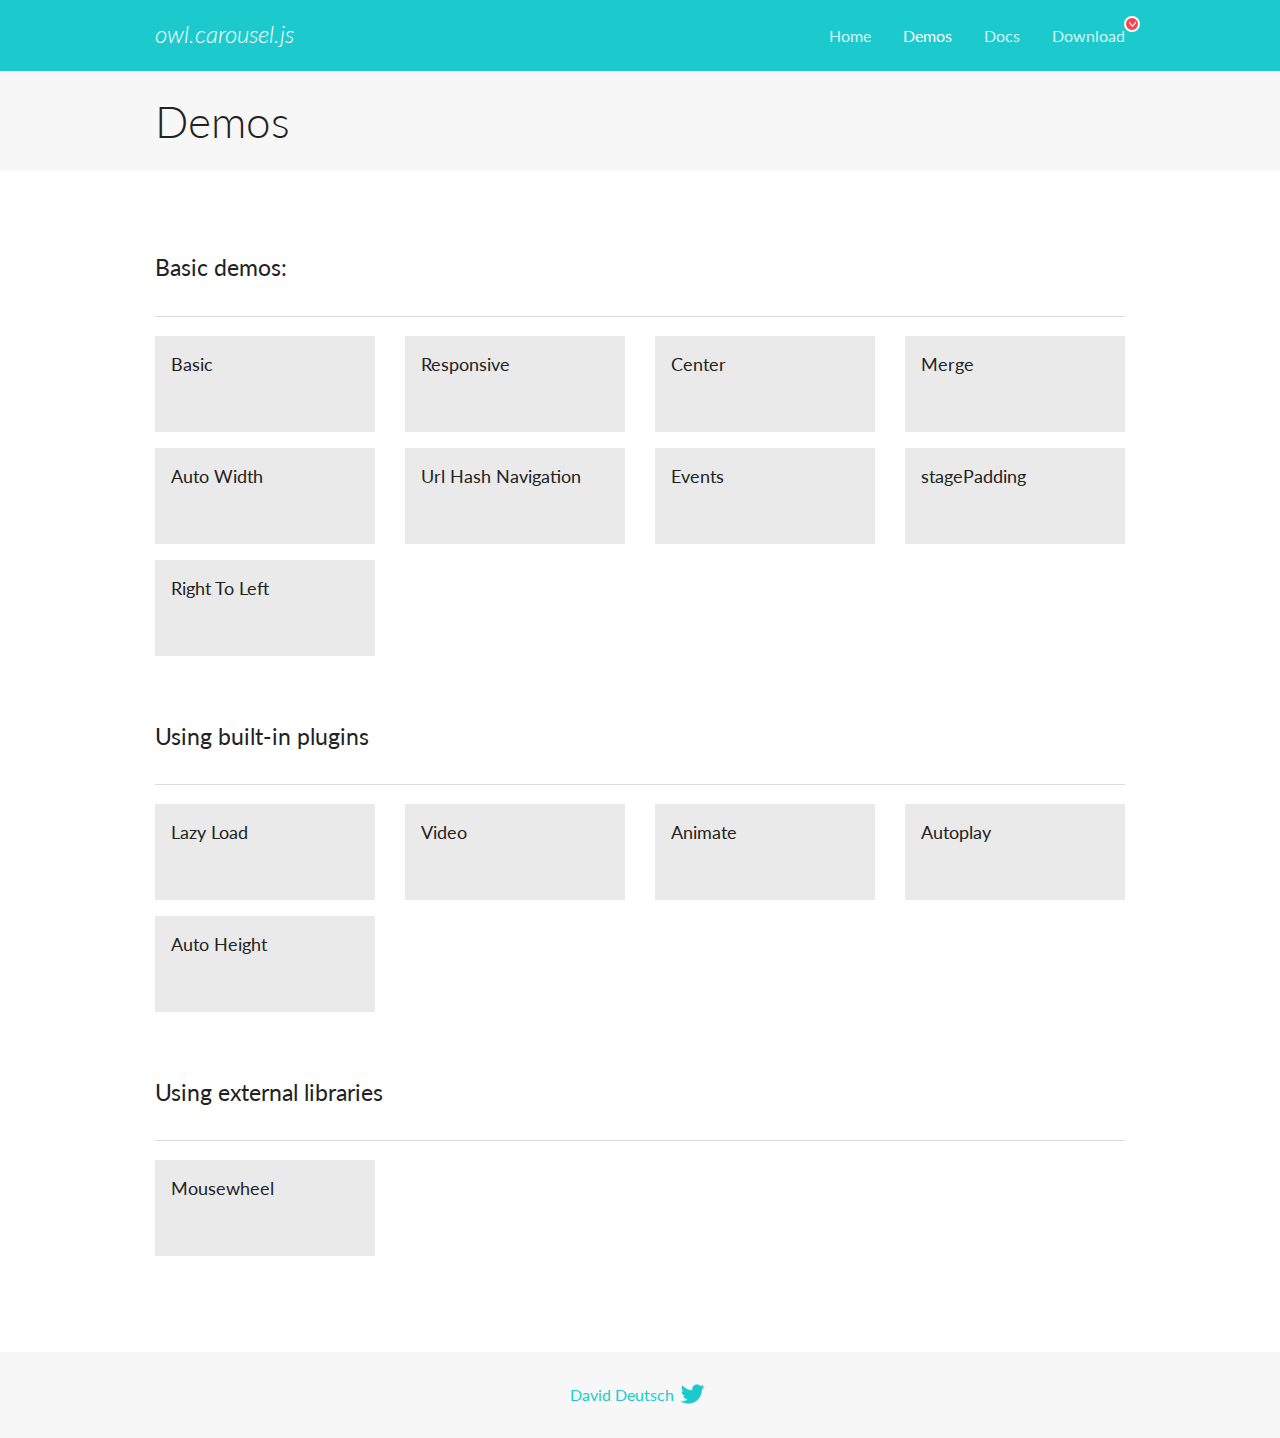
<file: Desktop/html/OwlCarousel2-2.3.4/docs/demos/demos.html>
<!DOCTYPE html>
<html lang="en">
  <head>

    <!-- head -->
    <meta charset="utf-8">
    <meta name="msapplication-tap-highlight" content="no" />
    <meta name="viewport" content="width=device-width, initial-scale=1.0" />
    <meta name="description" content="A list of Owl Carousel examples.">
    <meta name="author" content="David Deutsch">
    <title>
      Demos | Owl Carousel | 2.3.4
    </title>

    <!-- Stylesheets -->
    <link href='https://fonts.googleapis.com/css?family=Lato:300,400,700,400italic,300italic' rel='stylesheet' type='text/css'>
    <link rel="stylesheet" href="../assets/css/docs.theme.min.css">

    <!-- Owl Stylesheets -->
    <link rel="stylesheet" href="../assets/owlcarousel/assets/owl.carousel.min.css">
    <link rel="stylesheet" href="../assets/owlcarousel/assets/owl.theme.default.min.css">

    <!-- HTML5 shim and Respond.js IE8 support of HTML5 elements and media queries -->

    <!--[if lt IE 9]>
      <script src="https://oss.maxcdn.com/libs/html5shiv/3.7.0/html5shiv.js"></script>
      <script src="https://oss.maxcdn.com/libs/respond.js/1.3.0/respond.min.js"></script>
    <![endif]-->

    <!-- Favicons -->
    <link rel="apple-touch-icon-precomposed" sizes="144x144" href="../assets/ico/apple-touch-icon-144-precomposed.png">
    <link rel="shortcut icon" href="../assets/ico/favicon.png">
    <link rel="shortcut icon" href="favicon.ico">

    <!-- Yeah i know js should not be in header. Its required for demos.-->

    <!-- javascript -->
    <script src="../assets/vendors/jquery.min.js"></script>
    <script src="../assets/owlcarousel/owl.carousel.js"></script>
  </head>
  <body>

    <!-- header -->
    <header class="header">
      <div class="row">
        <div class="large-12 columns">
          <div class="brand left">
            <h3>
              <a href="/OwlCarousel2/">owl.carousel.js</a> 
            </h3>
          </div>
          <a id="toggle-nav" class="right">
            <span></span> <span></span> <span></span> 
          </a> 
          <div class="nav-bar">
            <ul class="clearfix">
              <li> <a href="/OwlCarousel2/index.html">Home</a>  </li>
              <li class="active">
                <a href="/OwlCarousel2/demos/demos.html">Demos</a> 
              </li>
              <li> <a href="/OwlCarousel2/docs/started-welcome.html">Docs</a>  </li>
              <li>
                <a href="https://github.com/OwlCarousel2/OwlCarousel2/archive/2.3.4.zip">Download</a> 
                <span class="download"></span> 
              </li>
            </ul>
          </div>
        </div>
      </div>
    </header>

    <!-- title -->
    <section class="title">
      <div class="row">
        <div class="large-12 columns">
          <h1>Demos</h1>
        </div>
      </div>
    </section>

    <!--  Demos -->
    <section id="demos">
      <div class="row">
        <div class="large-12 columns">
          <h4 id="basic-demos-">Basic demos:</h4>
          <hr>
          <div class="demo-list">
            <div class="row">
              <div class="small-6 medium-4 large-3 columns">
                <a href="basic.html" class="demo-block">
                  <h5>Basic </h5>
                </a> 
              </div>
              <div class="small-6 medium-4 large-3 columns">
                <a href="responsive.html" class="demo-block">
                  <h5>Responsive </h5>
                </a> 
              </div>
              <div class="small-6 medium-4 large-3 columns">
                <a href="center.html" class="demo-block">
                  <h5>Center </h5>
                </a> 
              </div>
              <div class="small-6 medium-4 large-3 columns">
                <a href="merge.html" class="demo-block">
                  <h5>Merge </h5>
                </a> 
              </div>
              <div class="small-6 medium-4 large-3 columns">
                <a href="autowidth.html" class="demo-block">
                  <h5>Auto Width </h5>
                </a> 
              </div>
              <div class="small-6 medium-4 large-3 columns">
                <a href="urlhashnav.html" class="demo-block">
                  <h5>Url Hash Navigation </h5>
                </a> 
              </div>
              <div class="small-6 medium-4 large-3 columns">
                <a href="events.html" class="demo-block">
                  <h5>Events </h5>
                </a> 
              </div>
              <div class="small-6 medium-4 large-3 columns">
                <a href="stagepadding.html" class="demo-block">
                  <h5>stagePadding </h5>
                </a> 
              </div>
              <div class="small-6 medium-4 large-3 columns">
                <a href="rtl.html" class="demo-block">
                  <h5>Right To Left </h5>
                </a> 
              </div>
            </div>
          </div>
          <h4 id="using-built-in-plugins">Using built-in plugins</h4>
          <hr>
          <div class="demo-list">
            <div class="row">
              <div class="small-6 medium-4 large-3 columns">
                <a href="lazyLoad.html" class="demo-block">
                  <h5>Lazy Load </h5>
                </a> 
              </div>
              <div class="small-6 medium-4 large-3 columns">
                <a href="video.html" class="demo-block">
                  <h5>Video </h5>
                </a> 
              </div>
              <div class="small-6 medium-4 large-3 columns">
                <a href="animate.html" class="demo-block">
                  <h5>Animate </h5>
                </a> 
              </div>
              <div class="small-6 medium-4 large-3 columns">
                <a href="autoplay.html" class="demo-block">
                  <h5>Autoplay </h5>
                </a> 
              </div>
              <div class="small-6 medium-4 large-3 columns">
                <a href="autoheight.html" class="demo-block">
                  <h5>Auto Height </h5>
                </a> 
              </div>
            </div>
          </div>
          <h4 id="using-external-libraries">Using external libraries</h4>
          <hr>
          <div class="demo-list">
            <div class="row">
              <div class="small-6 medium-4 large-3 columns">
                <a href="mousewheel.html" class="demo-block">
                  <h5>Mousewheel </h5>
                </a> 
              </div>
            </div>
          </div>
        </div>
      </div>
    </section>

    <!-- footer -->
    <footer class="footer">
      <div class="row">
        <div class="large-12 columns">
          <h5>
            <a href="/OwlCarousel2/docs/support-contact.html">David Deutsch</a> 
            <a id="custom-tweet-button" href="https://twitter.com/share?url=https://github.com/OwlCarousel2/OwlCarousel2&text=Owl Carousel - This is so awesome! " target="_blank"></a> 
          </h5>
        </div>
      </div>
    </footer>

    <!-- vendors -->
    <script src="../assets/vendors/highlight.js"></script>
    <script src="../assets/js/app.js"></script>
  </body>
</html>
</file>
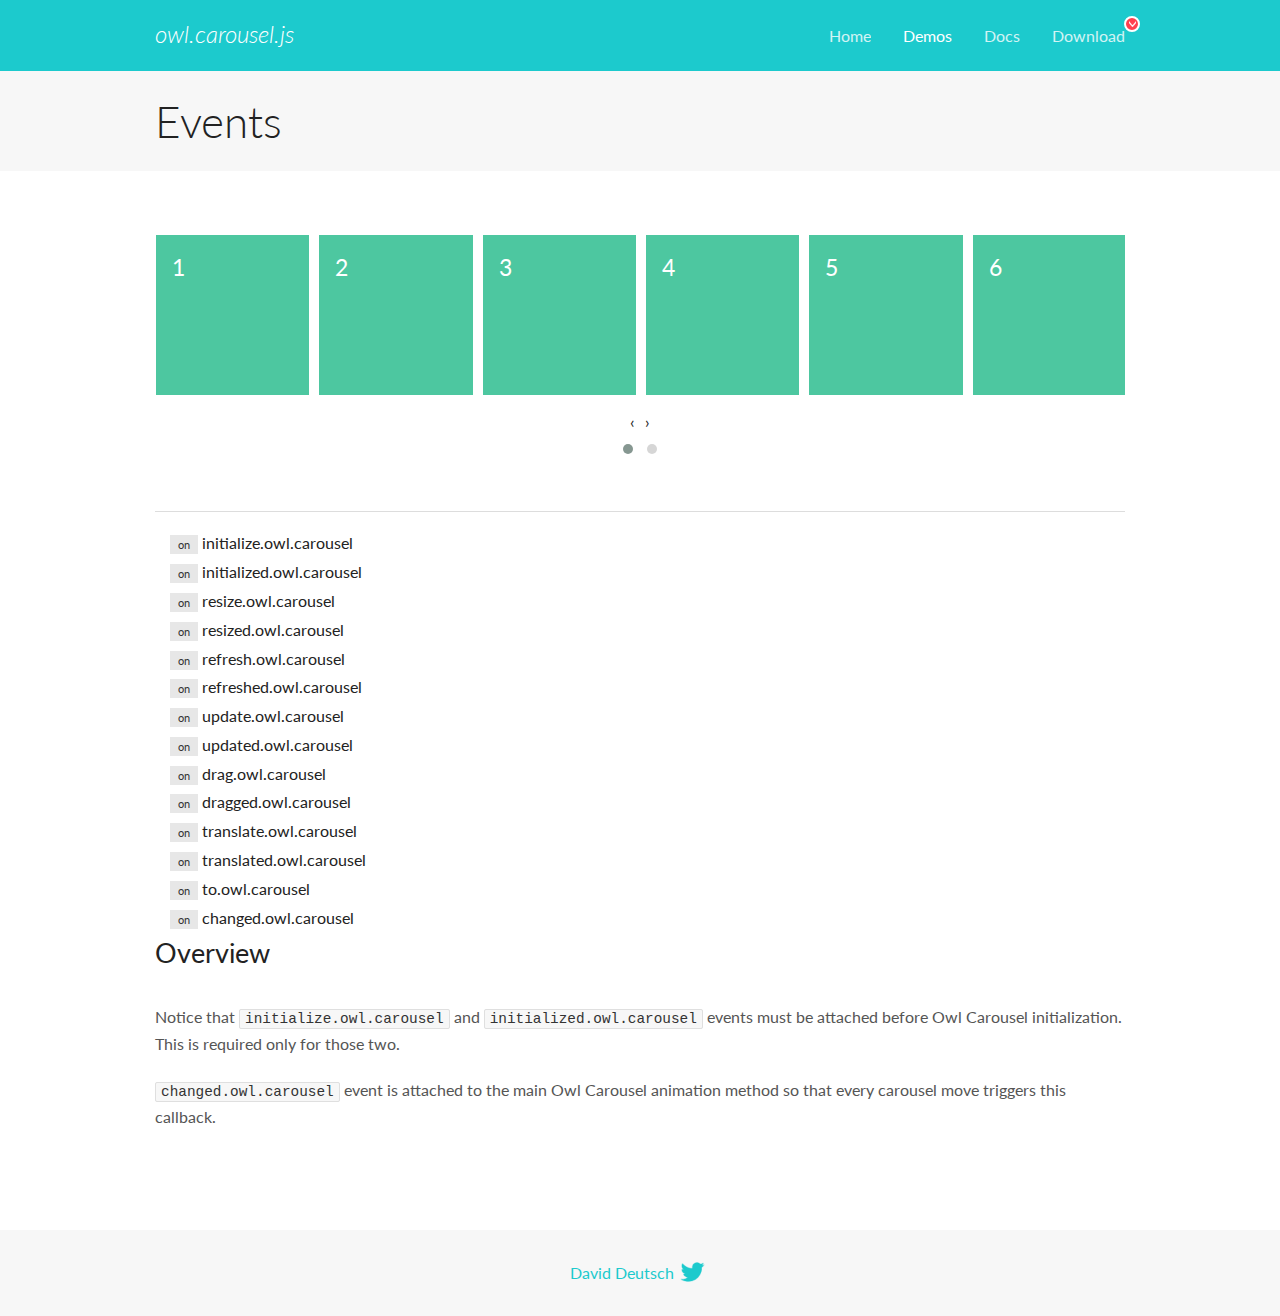
<file: Desktop/html/OwlCarousel2-2.3.4/docs/demos/events.html>
<!DOCTYPE html>
<html lang="en">
  <head>

    <!-- head -->
    <meta charset="utf-8">
    <meta name="msapplication-tap-highlight" content="no" />
    <meta name="viewport" content="width=device-width, initial-scale=1.0" />
    <meta name="description" content="Events usage demo">
    <meta name="author" content="David Deutsch">
    <title>
      Events Demo | Owl Carousel | 2.3.4
    </title>

    <!-- Stylesheets -->
    <link href='https://fonts.googleapis.com/css?family=Lato:300,400,700,400italic,300italic' rel='stylesheet' type='text/css'>
    <link rel="stylesheet" href="../assets/css/docs.theme.min.css">

    <!-- Owl Stylesheets -->
    <link rel="stylesheet" href="../assets/owlcarousel/assets/owl.carousel.min.css">
    <link rel="stylesheet" href="../assets/owlcarousel/assets/owl.theme.default.min.css">

    <!-- HTML5 shim and Respond.js IE8 support of HTML5 elements and media queries -->

    <!--[if lt IE 9]>
      <script src="https://oss.maxcdn.com/libs/html5shiv/3.7.0/html5shiv.js"></script>
      <script src="https://oss.maxcdn.com/libs/respond.js/1.3.0/respond.min.js"></script>
    <![endif]-->

    <!-- Favicons -->
    <link rel="apple-touch-icon-precomposed" sizes="144x144" href="../assets/ico/apple-touch-icon-144-precomposed.png">
    <link rel="shortcut icon" href="../assets/ico/favicon.png">
    <link rel="shortcut icon" href="favicon.ico">

    <!-- Yeah i know js should not be in header. Its required for demos.-->

    <!-- javascript -->
    <script src="../assets/vendors/jquery.min.js"></script>
    <script src="../assets/owlcarousel/owl.carousel.js"></script>
  </head>
  <body>

    <!-- header -->
    <header class="header">
      <div class="row">
        <div class="large-12 columns">
          <div class="brand left">
            <h3>
              <a href="/OwlCarousel2/">owl.carousel.js</a> 
            </h3>
          </div>
          <a id="toggle-nav" class="right">
            <span></span> <span></span> <span></span> 
          </a> 
          <div class="nav-bar">
            <ul class="clearfix">
              <li> <a href="/OwlCarousel2/index.html">Home</a>  </li>
              <li class="active">
                <a href="/OwlCarousel2/demos/demos.html">Demos</a> 
              </li>
              <li> <a href="/OwlCarousel2/docs/started-welcome.html">Docs</a>  </li>
              <li>
                <a href="https://github.com/OwlCarousel2/OwlCarousel2/archive/2.3.4.zip">Download</a> 
                <span class="download"></span> 
              </li>
            </ul>
          </div>
        </div>
      </div>
    </header>

    <!-- title -->
    <section class="title">
      <div class="row">
        <div class="large-12 columns">
          <h1>Events</h1>
        </div>
      </div>
    </section>

    <!--  Demos -->
    <section id="demos">
      <div class="row">
        <div class="large-12 columns">
          <div class="owl-carousel owl-theme">
            <div class="item">
              <h4>1</h4>
            </div>
            <div class="item">
              <h4>2</h4>
            </div>
            <div class="item">
              <h4>3</h4>
            </div>
            <div class="item">
              <h4>4</h4>
            </div>
            <div class="item">
              <h4>5</h4>
            </div>
            <div class="item">
              <h4>6</h4>
            </div>
            <div class="item">
              <h4>7</h4>
            </div>
            <div class="item">
              <h4>8</h4>
            </div>
            <div class="item">
              <h4>9</h4>
            </div>
            <div class="item">
              <h4>10</h4>
            </div>
            <div class="item">
              <h4>11</h4>
            </div>
            <div class="item">
              <h4>12</h4>
            </div>
          </div>
          <hr>
          <div class="large-12 columns callbacks">
            <div><span class="label secondary initialize">on</span>  initialize.owl.carousel </div>
            <div><span class="label secondary initialized">on</span>  initialized.owl.carousel </div>
            <div><span class="label secondary resize">on</span>  resize.owl.carousel </div>
            <div><span class="label secondary resized">on</span>  resized.owl.carousel </div>
            <div><span class="label secondary refresh">on</span>  refresh.owl.carousel </div>
            <div><span class="label secondary refreshed">on</span>  refreshed.owl.carousel </div>
            <div><span class="label secondary update">on</span>  update.owl.carousel </div>
            <div><span class="label secondary updated">on</span>  updated.owl.carousel </div>
            <div><span class="label secondary drag">on</span>  drag.owl.carousel </div>
            <div><span class="label secondary dragged">on</span>  dragged.owl.carousel </div>
            <div><span class="label secondary translate">on</span>  translate.owl.carousel </div>
            <div><span class="label secondary translated">on</span>  translated.owl.carousel </div>
            <div><span class="label secondary to">on</span>  to.owl.carousel </div>
            <div><span class="label secondary changed">on</span>  changed.owl.carousel </div>
          </div>
          <h3 id="overview">Overview</h3>
          <p>Notice that <code>initialize.owl.carousel</code> and <code>initialized.owl.carousel</code> events must be attached before Owl Carousel initialization. This is required only for those two.</p>
          <p><code>changed.owl.carousel</code> event is attached to the main Owl Carousel animation method so that every carousel move triggers this callback.</p>
          <script>
            jQuery(document).ready(function($) {
              var owl = $('.owl-carousel');
              owl.on('initialize.owl.carousel initialized.owl.carousel ' +
                'initialize.owl.carousel initialize.owl.carousel ' +
                'resize.owl.carousel resized.owl.carousel ' +
                'refresh.owl.carousel refreshed.owl.carousel ' +
                'update.owl.carousel updated.owl.carousel ' +
                'drag.owl.carousel dragged.owl.carousel ' +
                'translate.owl.carousel translated.owl.carousel ' +
                'to.owl.carousel changed.owl.carousel',
                function(e) {
                  $('.' + e.type)
                    .removeClass('secondary')
                    .addClass('success');
                  window.setTimeout(function() {
                    $('.' + e.type)
                      .removeClass('success')
                      .addClass('secondary');
                  }, 500);
                });
              owl.owlCarousel({
                loop: true,
                nav: true,
                lazyLoad: true,
                margin: 10,
                video: true,
                responsive: {
                  0: {
                    items: 1
                  },
                  600: {
                    items: 3
                  },
                  960: {
                    items: 5,
                  },
                  1200: {
                    items: 6
                  }
                }
              });
            });
          </script>
        </div>
      </div>
    </section>

    <!-- footer -->
    <footer class="footer">
      <div class="row">
        <div class="large-12 columns">
          <h5>
            <a href="/OwlCarousel2/docs/support-contact.html">David Deutsch</a> 
            <a id="custom-tweet-button" href="https://twitter.com/share?url=https://github.com/OwlCarousel2/OwlCarousel2&text=Owl Carousel - This is so awesome! " target="_blank"></a> 
          </h5>
        </div>
      </div>
    </footer>

    <!-- vendors -->
    <script src="../assets/vendors/highlight.js"></script>
    <script src="../assets/js/app.js"></script>
  </body>
</html>
</file>
